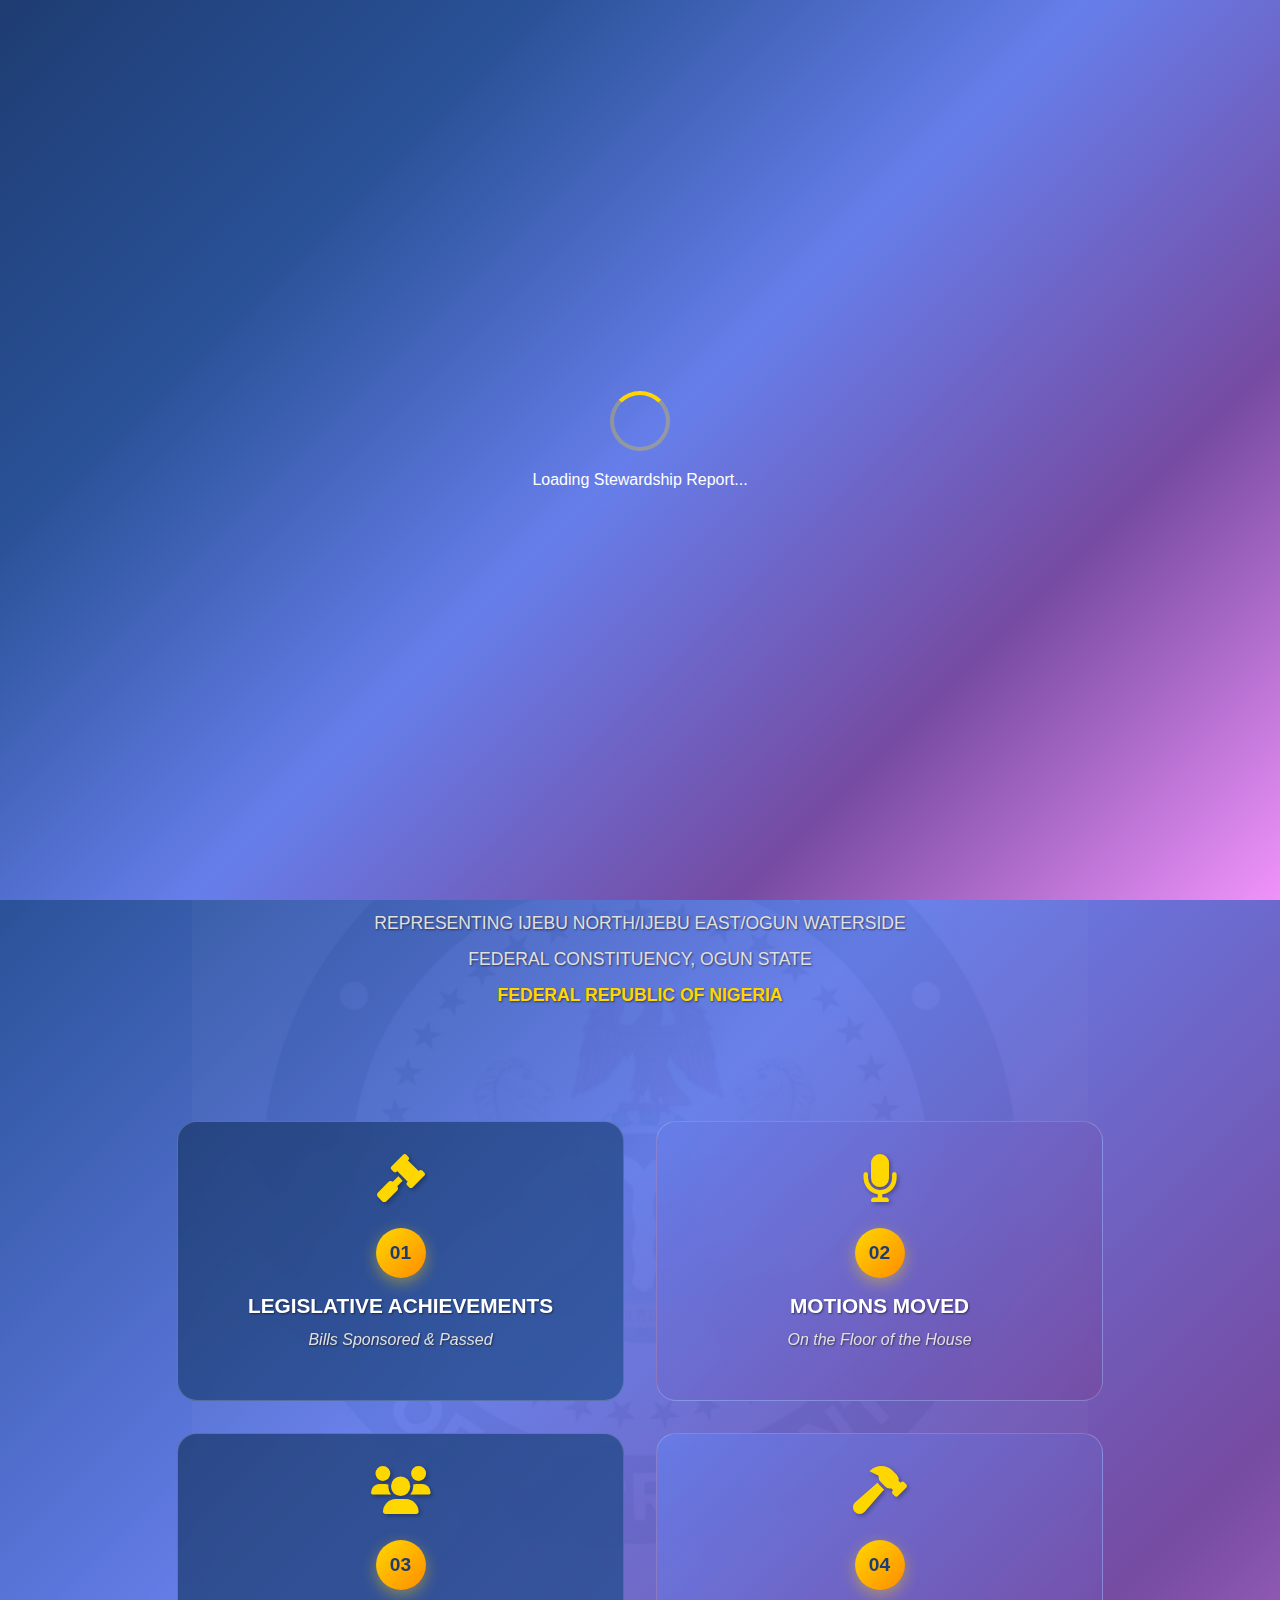
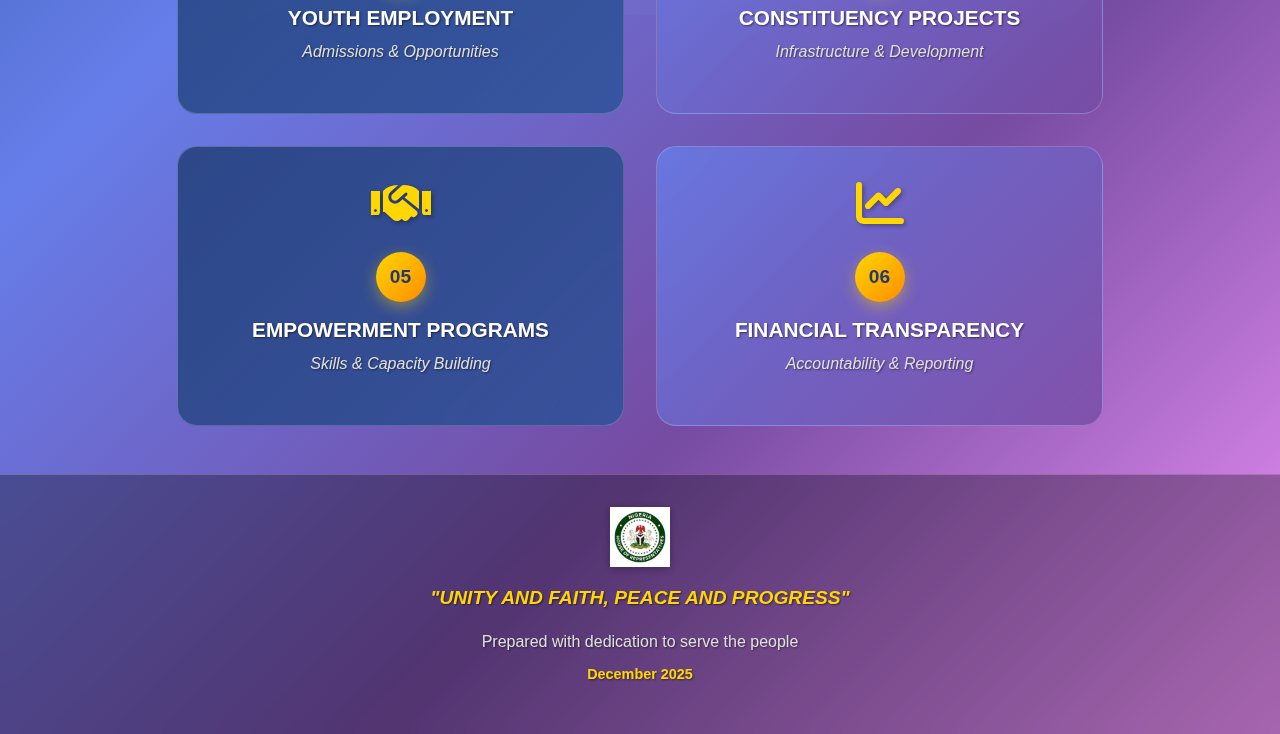
<file: index.html>
<!DOCTYPE html>
<html lang="en">
<head>
    <meta charset="UTF-8">
    <meta name="viewport" content="width=device-width, initial-scale=1.0">
    <title>Hon. Joseph Folorunsho Adegbesan - Two Year Stewardship Report</title>
    <link href="https://cdn.jsdelivr.net/npm/bootstrap@5.3.0/dist/css/bootstrap.min.css" rel="stylesheet">
    <link href="https://cdnjs.cloudflare.com/ajax/libs/font-awesome/6.0.0/css/all.min.css" rel="stylesheet">
    <link rel="stylesheet" href="styles.css">
</head>
<body>
    <!-- Cover Page -->
    <div class="cover-page">
        <!-- Watermark Background -->
        <div class="watermark-bg">
            <img src="logo/nigeria_log.jpg" alt="Nigeria Logo Watermark" class="watermark">
        </div>
        
        <!-- Header Section -->
        <div class="header-section">
            <div class="container">
                <div class="row align-items-center">
                    <div class="col-md-4 text-center">
                        <div class="logo-container">
                            <img src="logo/apc_logo.jpg" alt="APC Logo" class="apc-logo">
                            <p class="logo-caption">All Progressives Congress</p>
                        </div>
                    </div>
                    <div class="col-md-4 text-center">
                        <div class="main-title-container">
                            <h1 class="main-title">STEWARDSHIP REPORT</h1>
                            <div class="title-accent"></div>
                            <p class="period">2023 - 2025</p>
                        </div>
                    </div>
                    <div class="col-md-4 text-center">
                        <div class="logo-container">
                            <img src="logo/ogun_logo.jpg" alt="Ogun State Logo" class="ogun-logo">
                            <p class="logo-caption">Ogun State Nigeria</p>
                        </div>
                    </div>
                </div>
            </div>
        </div>

        <!-- Profile Section -->
        <div class="profile-section">
            <div class="container">
                <div class="row justify-content-center">
                    <div class="col-lg-8 text-center">
                        <div class="profile-container">
                            <div class="profile-image-wrapper">
                                <img src="jfa_image/jfa1.jpg" alt="Hon. Joseph Folorunsho Adegbesan" class="profile-image">
                                <div class="profile-border"></div>
                            </div>
                            <div class="profile-info">
                                <h2 class="hon-name">HON. JOSEPH FOLORUNSHO ADEGBESAN</h2>
                                <p class="qualifications">(MNSE, FNSE)</p>
                                <div class="role-details">
                                    <p class="role">MEMBER, HOUSE OF REPRESENTATIVES</p>
                                    <p class="constituency">REPRESENTING IJEBU NORTH/IJEBU EAST/OGUN WATERSIDE</p>
                                    <p class="constituency">FEDERAL CONSTITUENCY, OGUN STATE</p>
                                    <p class="country">FEDERAL REPUBLIC OF NIGERIA</p>
                                </div>
                            </div>
                        </div>
                    </div>
                </div>
            </div>
        </div>

        <!-- Content Categories Section -->
        <div class="categories-section">
            <div class="container">
                <div class="row">
                    <div class="col-lg-10 mx-auto">
                        <div class="categories-grid">
                            <a href="pages/legislative-achievements.html" class="category-card primary clickable">
                                <div class="category-icon">
                                    <i class="fas fa-gavel"></i>
                                </div>
                                <div class="category-content">
                                    <span class="category-number">01</span>
                                    <h3 class="category-title">LEGISLATIVE ACHIEVEMENTS</h3>
                                    <p class="category-subtitle">Bills Sponsored & Passed</p>
                                </div>
                            </a>

                            <a href="pages/motions-moved.html" class="category-card secondary clickable">
                                <div class="category-icon">
                                    <i class="fas fa-microphone"></i>
                                </div>
                                <div class="category-content">
                                    <span class="category-number">02</span>
                                    <h3 class="category-title">MOTIONS MOVED</h3>
                                    <p class="category-subtitle">On the Floor of the House</p>
                                </div>
                            </a>

                            <a href="pages/youth-employment.html" class="category-card primary clickable">
                                <div class="category-icon">
                                    <i class="fas fa-users"></i>
                                </div>
                                <div class="category-content">
                                    <span class="category-number">03</span>
                                    <h3 class="category-title">YOUTH EMPLOYMENT</h3>
                                    <p class="category-subtitle">Admissions & Opportunities</p>
                                </div>
                            </a>

                            <a href="pages/constituency-projects.html" class="category-card secondary clickable">
                                <div class="category-icon">
                                    <i class="fas fa-hammer"></i>
                                </div>
                                <div class="category-content">
                                    <span class="category-number">04</span>
                                    <h3 class="category-title">CONSTITUENCY PROJECTS</h3>
                                    <p class="category-subtitle">Infrastructure & Development</p>
                                </div>
                            </a>

                            <a href="pages/empowerment-programs.html" class="category-card primary clickable">
                                <div class="category-icon">
                                    <i class="fas fa-handshake"></i>
                                </div>
                                <div class="category-content">
                                    <span class="category-number">05</span>
                                    <h3 class="category-title">EMPOWERMENT PROGRAMS</h3>
                                    <p class="category-subtitle">Skills & Capacity Building</p>
                                </div>
                            </a>

                            <a href="pages/financial-transparency.html" class="category-card secondary clickable">
                                <div class="category-icon">
                                    <i class="fas fa-chart-line"></i>
                                </div>
                                <div class="category-content">
                                    <span class="category-number">06</span>
                                    <h3 class="category-title">FINANCIAL TRANSPARENCY</h3>
                                    <p class="category-subtitle">Accountability & Reporting</p>
                                </div>
                            </a>
                        </div>
                    </div>
                </div>
            </div>
        </div>

        <!-- Footer Section -->
        <div class="footer-section">
            <div class="container">
                <div class="row">
                    <div class="col-12 text-center">
                        <div class="footer-content">
                            <div class="footer-logo">
                                <img src="logo/nigeria_log.jpg" alt="Nigeria Logo" class="footer-nigeria-logo">
                            </div>
                            <p class="footer-motto">"UNITY AND FAITH, PEACE AND PROGRESS"</p>
                            <p class="footer-text">Prepared with dedication to serve the people</p>
                            <p class="footer-date">December 2025</p>
                        </div>
                    </div>
                </div>
            </div>
        </div>
    </div>

    <script src="https://cdn.jsdelivr.net/npm/bootstrap@5.3.0/dist/js/bootstrap.bundle.min.js"></script>
    <script src="script.js"></script>
</body>
</html>
</file>
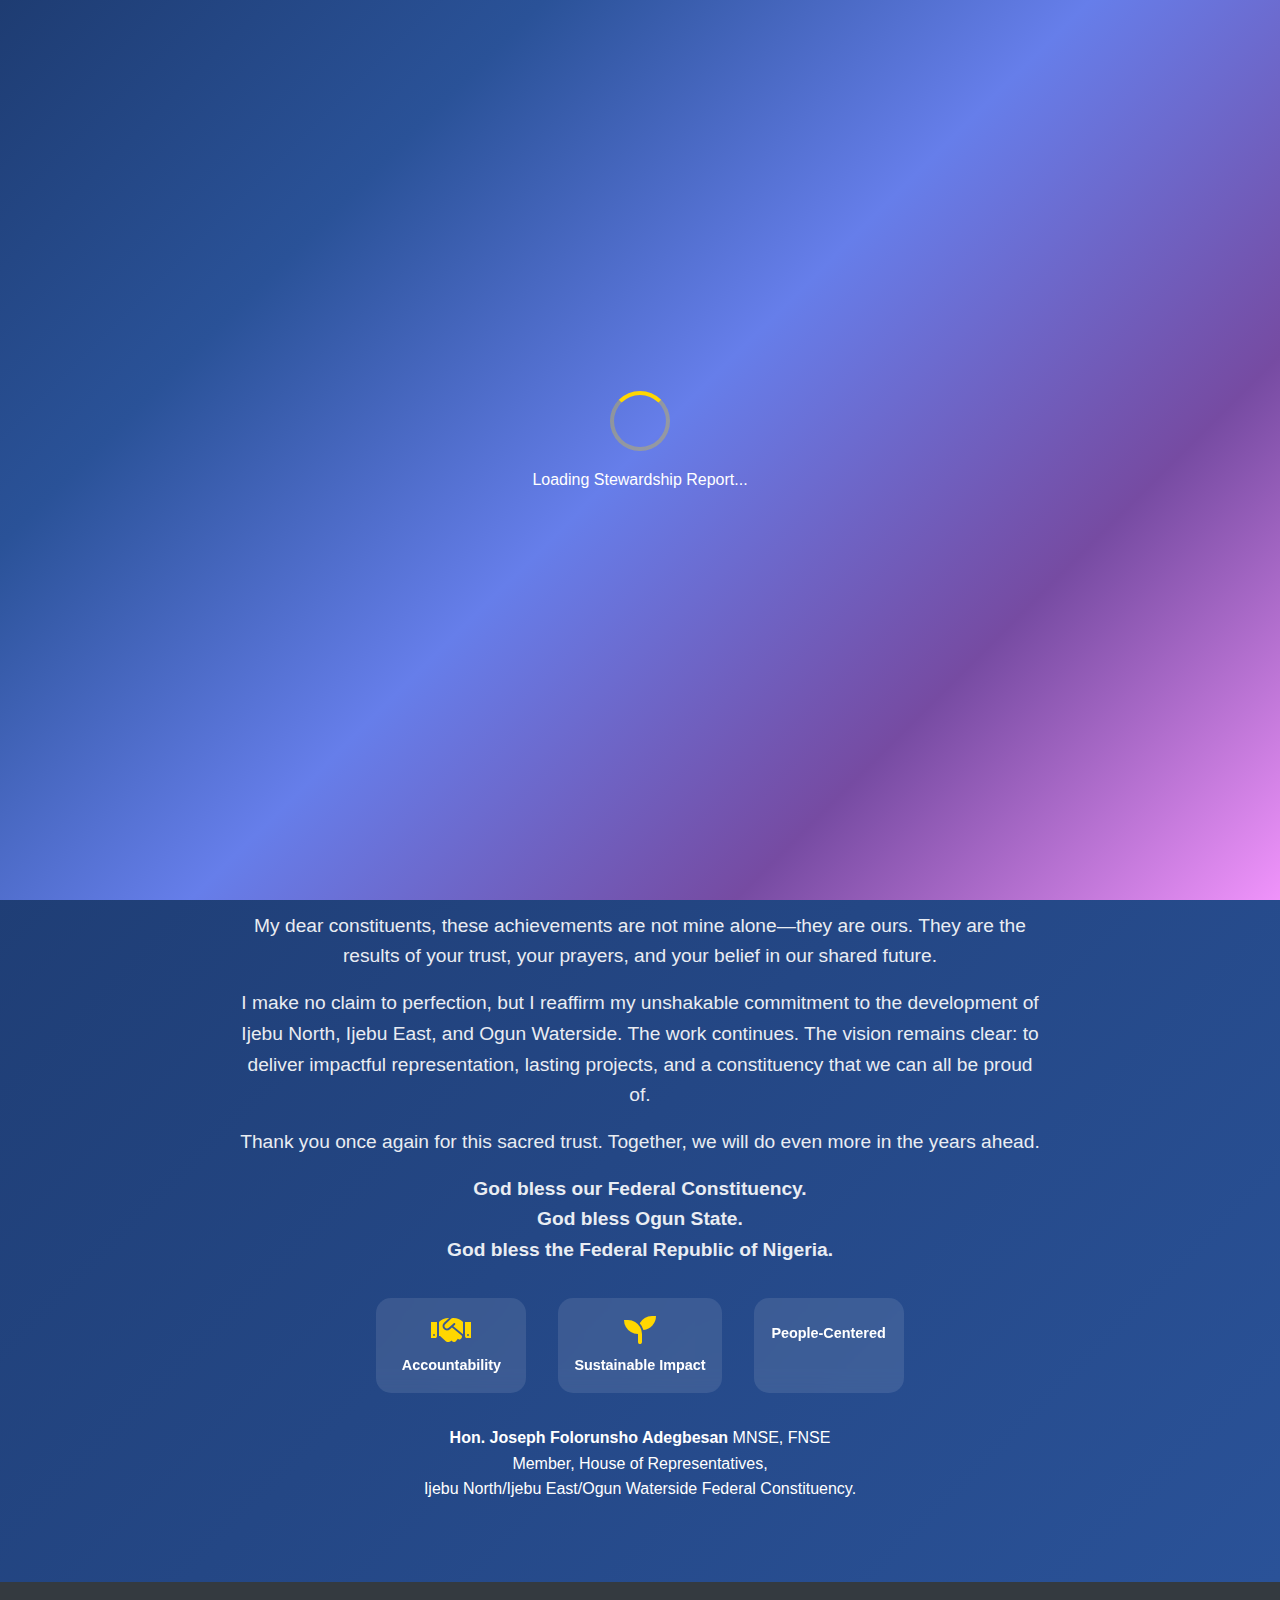
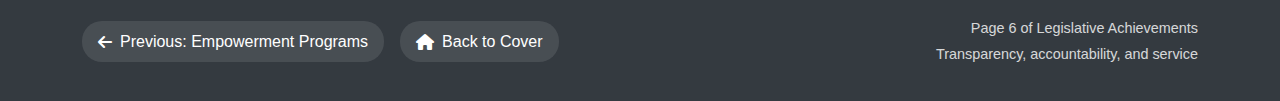
<file: pages/financial-transparency.html>
<!DOCTYPE html>
<html lang="en">
<head>
    <meta charset="UTF-8">
    <meta name="viewport" content="width=device-width, initial-scale=1.0">
    <title>Financial Transparency & Accountability | Hon. Joseph Folorunsho Adegbesan</title>
    <link href="https://cdn.jsdelivr.net/npm/bootstrap@5.3.0/dist/css/bootstrap.min.css" rel="stylesheet">
    <link href="https://cdnjs.cloudflare.com/ajax/libs/font-awesome/6.0.0/css/all.min.css" rel="stylesheet">
    <link rel="stylesheet" href="../styles.css">
    <link rel="stylesheet" href="page-styles.css">
</head>
<body>
    <!-- Navigation Header -->
    <nav class="page-nav">
        <div class="container">
            <div class="nav-content">
                <a href="../index.html" class="nav-back">
                    <i class="fas fa-arrow-left"></i>
                    <span>Back to Cover</span>
                </a>
                <div class="nav-title">
                    <h1>Financial Transparency</h1>
                    <p>Accountability & Reporting</p>
                </div>
                <div class="nav-logo">
                    <img src="../logo/nigeria_log.jpg" alt="Nigeria Logo" class="nav-nigeria-logo">
                </div>
            </div>
        </div>
    </nav>

    <!-- Hero Section -->
    <section class="hero-section">
        <div class="container">
            <div class="row align-items-center">
                <div class="col-lg-6">
                    <div class="hero-content">
                        <div class="hero-badge">
                            <i class="fas fa-scale-balanced"></i>
                            <span>Accountability</span>
                        </div>
                        <h1 class="hero-title">Financial Transparency</h1>
                        <p class="hero-subtitle">Clear reporting, prudent spending, and open accountability to the people we serve</p>
                    </div>
                </div>
                <div class="col-lg-6">
                    <div class="hero-image-container">
                        <div class="hero-image-wrapper">
                            <img src="../jfa_image/jfa1.jpg" alt="Hon. Adegbesan financial accountability" class="hero-image">
                        </div>
                        <div class="image-caption">
                            <p><strong>Hon. Joseph Folorunsho Adegbesan, MNSE, FNSE</strong></p>
                            <p>Committed to transparent, accountable representation</p>
                        </div>
                    </div>
                </div>
            </div>
        </div>
    </section>

    <!-- Conclusion Section (Page 6) -->
    <section class="conclusion-section">
        <div class="container">
            <div class="conclusion-content">
                <div class="conclusion-icon">
                    <i class="fas fa-check-circle"></i>
                </div>
                <h3 class="conclusion-title">CONCLUSION: Still Committed, Still Accountable.</h3>
                <div class="conclusion-text">
                    <p>My dear constituents, these achievements are not mine alone—they are ours. They are the results of your trust, your prayers, and your belief in our shared future.</p>
                    <p>I make no claim to perfection, but I reaffirm my unshakable commitment to the development of Ijebu North, Ijebu East, and Ogun Waterside. The work continues. The vision remains clear: to deliver impactful representation, lasting projects, and a constituency that we can all be proud of.</p>
                    <p>Thank you once again for this sacred trust. Together, we will do even more in the years ahead.</p>
                    <p><strong>God bless our Federal Constituency.</strong><br/>
                    <strong>God bless Ogun State.</strong><br/>
                    <strong>God bless the Federal Republic of Nigeria.</strong></p>
                </div>
                <div class="conclusion-stats">
                    <div class="conclusion-stat">
                        <i class="fas fa-handshake"></i>
                        <span>Accountability</span>
                    </div>
                    <div class="conclusion-stat">
                        <i class="fas fa-seedling"></i>
                        <span>Sustainable Impact</span>
                    </div>
                    <div class="conclusion-stat">
                        <i class="fas fa-people-group"></i>
                        <span>People-Centered</span>
                    </div>
                </div>
                <div style="margin-top: 2rem;">
                    <p><strong>Hon. Joseph Folorunsho Adegbesan</strong> MNSE, FNSE<br/>
                    Member, House of Representatives,<br/>
                    Ijebu North/Ijebu East/Ogun Waterside Federal Constituency.</p>
                </div>
            </div>
        </div>
    </section>

    <!-- Footer -->
    <footer class="page-footer">
        <div class="container">
            <div class="footer-content">
                <div class="footer-navigation">
                    <a href="empowerment-programs.html" class="footer-link">
                        <i class="fas fa-arrow-left"></i>
                        <span>Previous: Empowerment Programs</span>
                    </a>
                    <a href="../index.html" class="footer-link">
                        <i class="fas fa-home"></i>
                        <span>Back to Cover</span>
                    </a>
                </div>
                <div class="footer-info">
                    <p>Page 6 of Legislative Achievements</p>
                    <p>Transparency, accountability, and service</p>
                </div>
            </div>
        </div>
    </footer>

    <script src="https://cdn.jsdelivr.net/npm/bootstrap@5.3.0/dist/js/bootstrap.bundle.min.js"></script>
    <script src="../script.js"></script>
    <script src="page-script.js"></script>
</body>
</html>
</file>
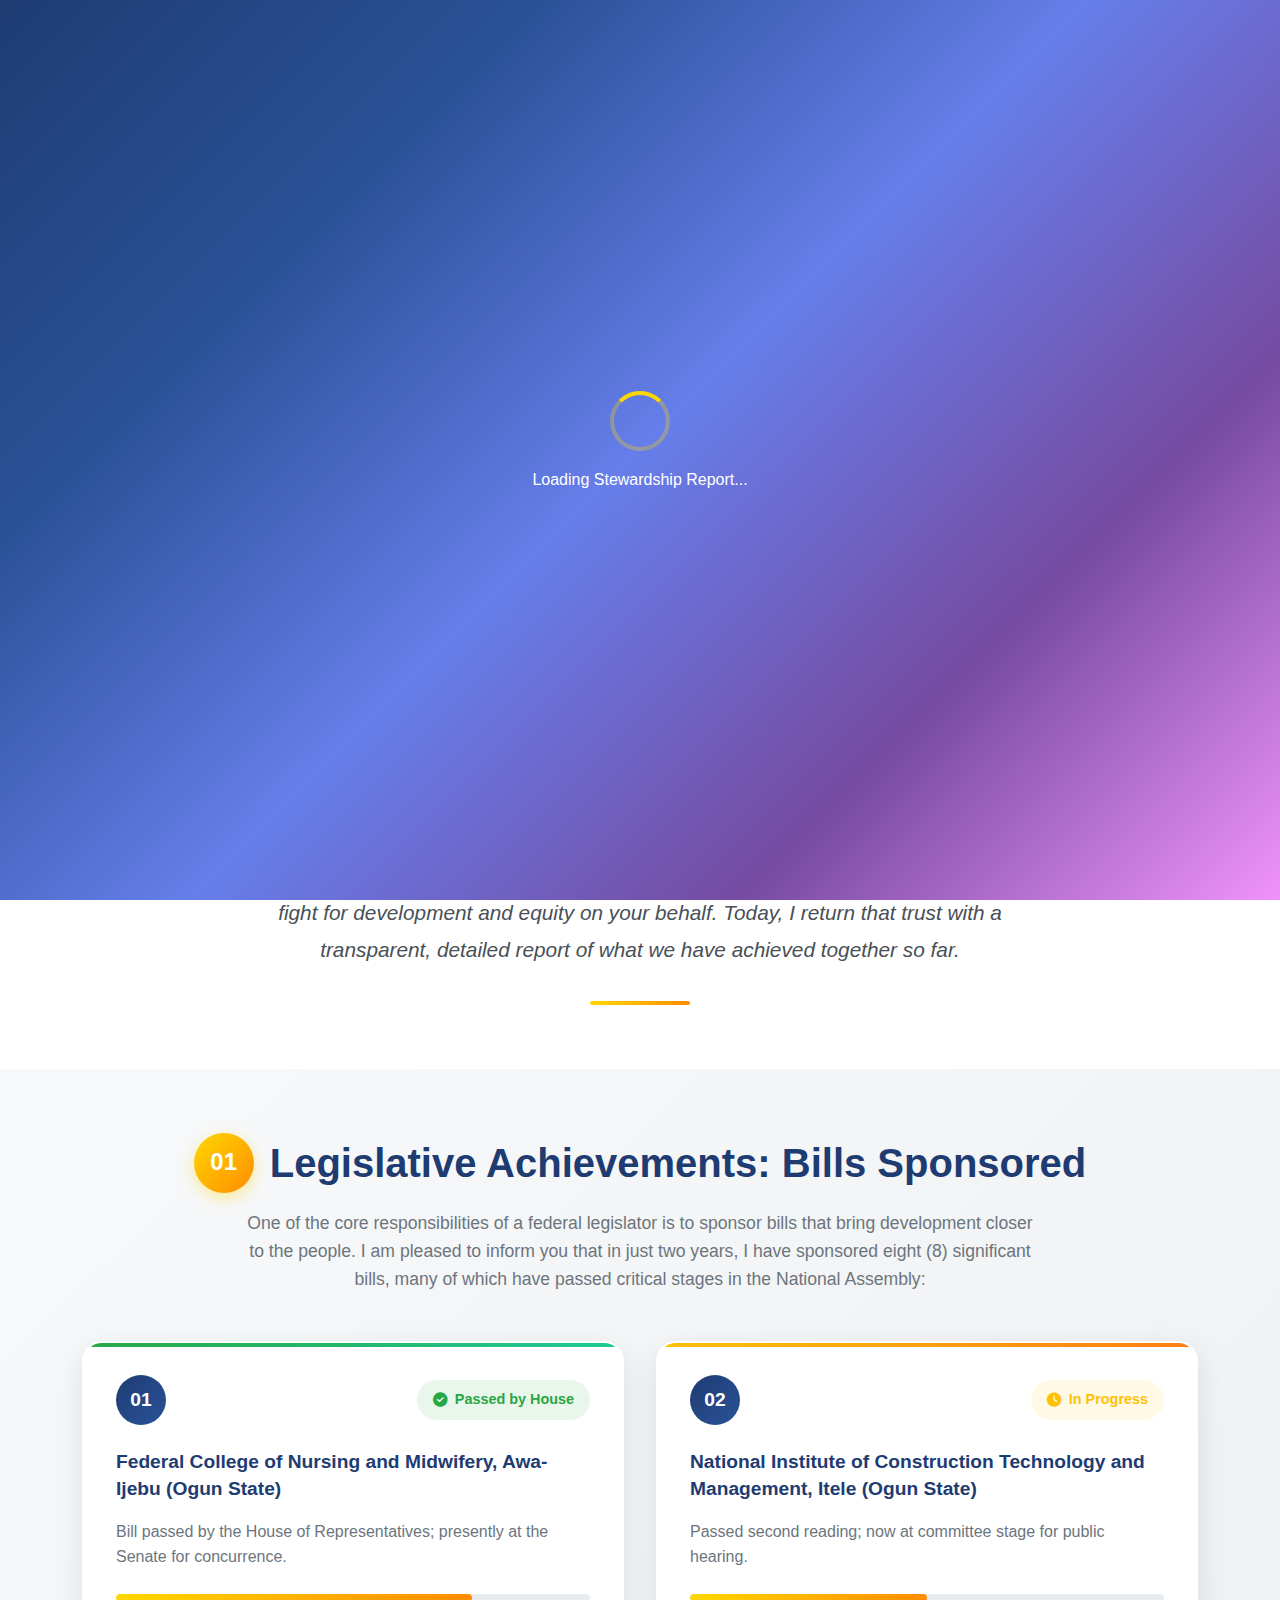
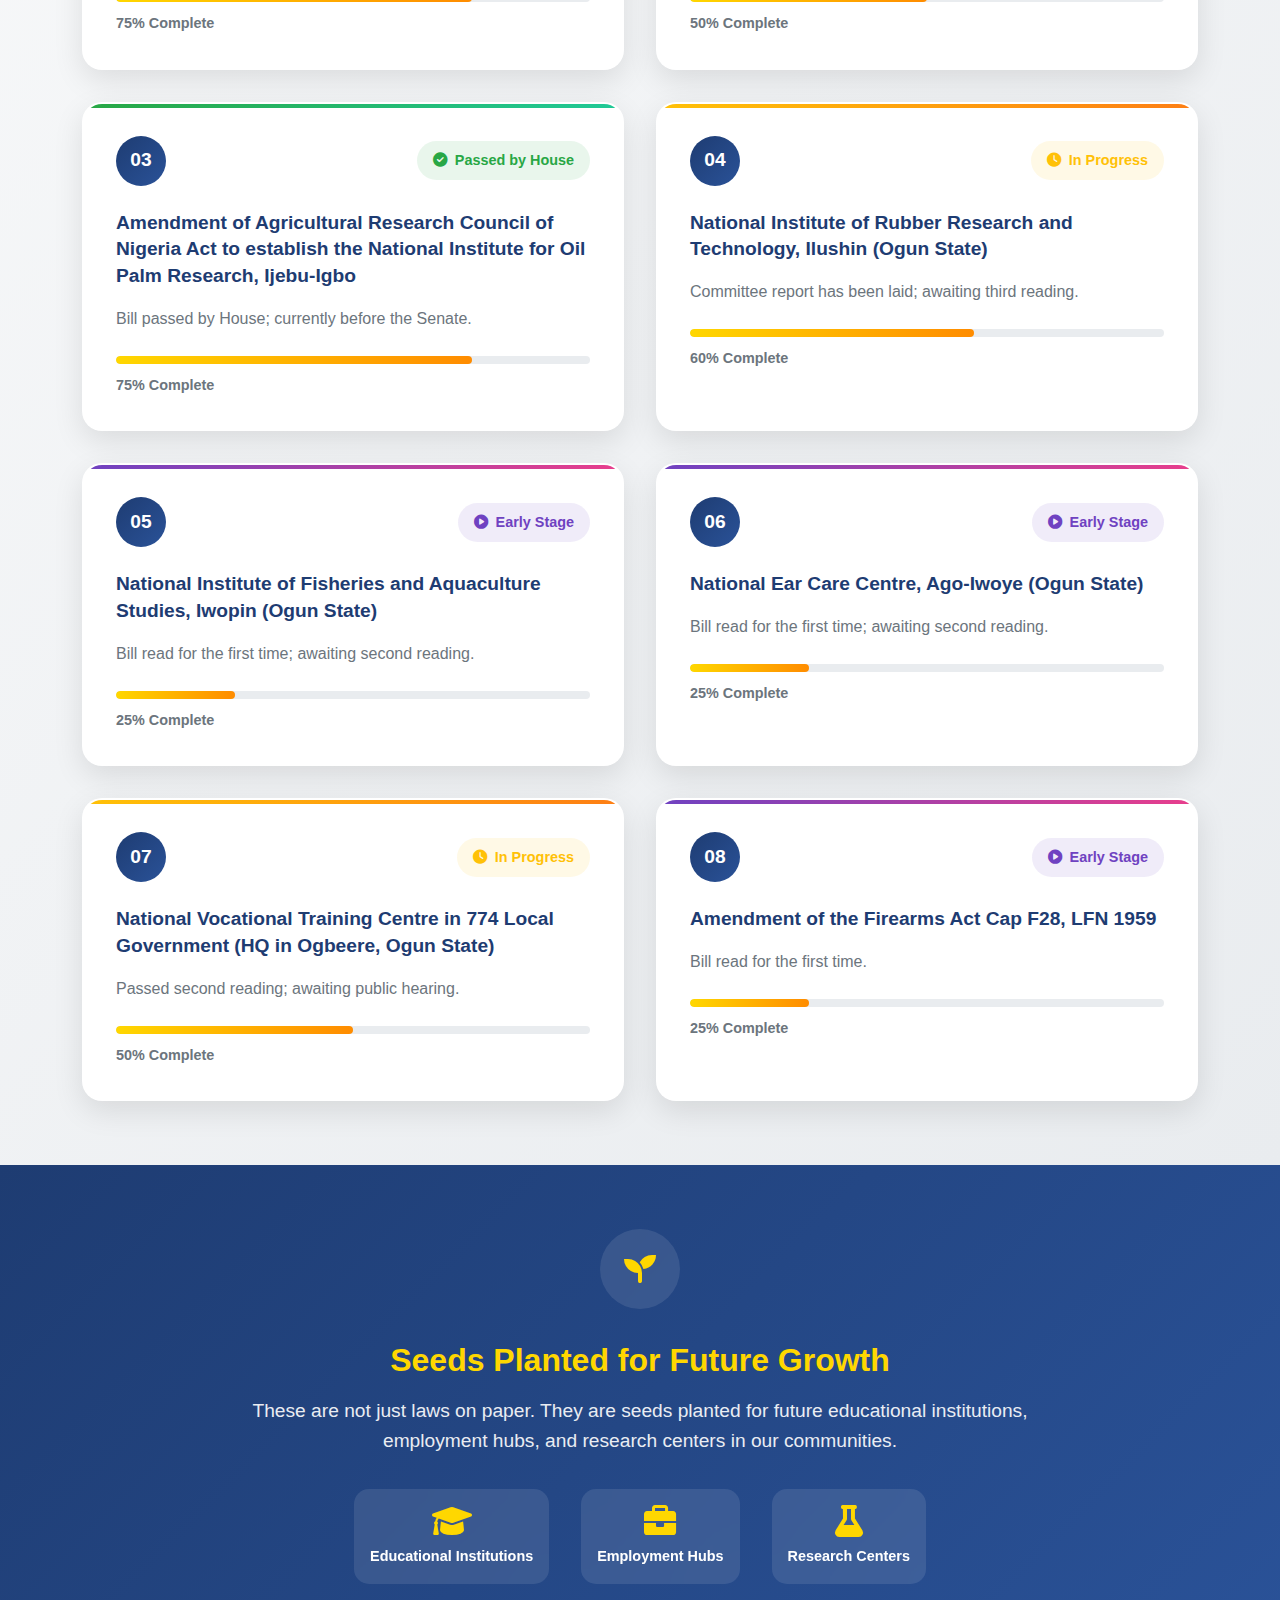
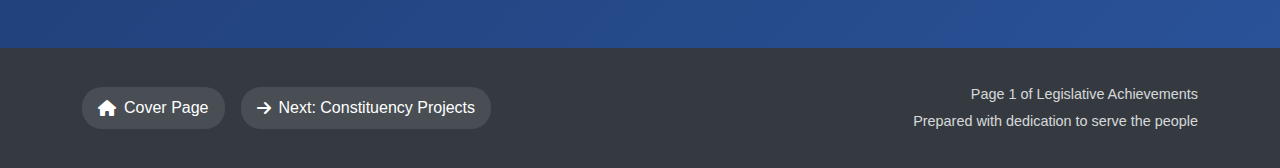
<file: pages/legislative-achievements.html>
<!DOCTYPE html>
<html lang="en">
<head>
    <meta charset="UTF-8">
    <meta name="viewport" content="width=device-width, initial-scale=1.0">
    <title>Legislative Achievements - Bills Sponsored | Hon. Joseph Folorunsho Adegbesan</title>
    <link href="https://cdn.jsdelivr.net/npm/bootstrap@5.3.0/dist/css/bootstrap.min.css" rel="stylesheet">
    <link href="https://cdnjs.cloudflare.com/ajax/libs/font-awesome/6.0.0/css/all.min.css" rel="stylesheet">
    <link rel="stylesheet" href="../styles.css">
    <link rel="stylesheet" href="page-styles.css">
</head>
<body>
    <!-- Navigation Header -->
    <nav class="page-nav">
        <div class="container">
            <div class="nav-content">
                <a href="../index.html" class="nav-back">
                    <i class="fas fa-arrow-left"></i>
                    <span>Back to Cover</span>
                </a>
                <div class="nav-title">
                    <h1>Legislative Achievements</h1>
                    <p>Bills Sponsored & Progress</p>
                </div>
                <div class="nav-logo">
                    <img src="../logo/nigeria_log.jpg" alt="Nigeria Logo" class="nav-nigeria-logo">
                </div>
            </div>
        </div>
    </nav>

    <!-- Hero Section -->
    <section class="hero-section">
        <div class="container">
            <div class="row align-items-center">
                <div class="col-lg-6">
                    <div class="hero-content">
                        <div class="hero-badge">
                            <i class="fas fa-gavel"></i>
                            <span>Legislative Excellence</span>
                        </div>
                        <h1 class="hero-title">Bills Sponsored</h1>
                        <p class="hero-subtitle">Eight significant bills that bring development closer to our people</p>
                        <div class="hero-stats">
                            <div class="stat-item">
                                <span class="stat-number">8</span>
                                <span class="stat-label">Bills Sponsored</span>
                            </div>
                            <div class="stat-item">
                                <span class="stat-number">3</span>
                                <span class="stat-label">Passed by House</span>
                            </div>
                            <div class="stat-item">
                                <span class="stat-number">5</span>
                                <span class="stat-label">In Progress</span>
                            </div>
                        </div>
                    </div>
                </div>
                <div class="col-lg-6">
                    <div class="hero-image-container">
                        <div class="hero-image-wrapper">
                            <img src="../jfa_image/jfa1.jpg" alt="Hon. Joseph Folorunsho Adegbesan delivering speech at National Assembly" class="hero-image">
                        </div>
                        <div class="image-caption">
                            <p><strong>Hon. Joseph Folorunsho Adegbesan, MNSE, FNSE</strong></p>
                            <p>Delivering speech at the National Assembly</p>
                        </div>
                    </div>
                </div>
            </div>
        </div>
    </section>

    <!-- Introduction Section -->
    <section class="intro-section">
        <div class="container">
            <div class="intro-content">
                <div class="intro-icon">
                    <i class="fas fa-handshake"></i>
                </div>
                <p class="intro-text">
                    Two years ago, you entrusted me with my mandate to serve, to speak for you, and to fight for development and equity on your behalf. Today, I return that trust with a transparent, detailed report of what we have achieved together so far.
                </p>
                <div class="intro-accent"></div>
            </div>
        </div>
    </section>

    <!-- Bills Section -->
    <section class="bills-section">
        <div class="container">
            <div class="section-header">
                <h2 class="section-title">
                    <span class="title-number">01</span>
                    Legislative Achievements: Bills Sponsored
                </h2>
                <p class="section-subtitle">
                    One of the core responsibilities of a federal legislator is to sponsor bills that bring development closer to the people. I am pleased to inform you that in just two years, I have sponsored eight (8) significant bills, many of which have passed critical stages in the National Assembly:
                </p>
            </div>

            <div class="bills-grid">
                <!-- Bill 1 -->
                <div class="bill-card passed">
                    <div class="bill-header">
                        <div class="bill-number">01</div>
                        <div class="bill-status passed">
                            <i class="fas fa-check-circle"></i>
                            <span>Passed by House</span>
                        </div>
                    </div>
                    <h3 class="bill-title">Federal College of Nursing and Midwifery, Awa-Ijebu (Ogun State)</h3>
                    <p class="bill-description">
                        Bill passed by the House of Representatives; presently at the Senate for concurrence.
                    </p>
                    <div class="bill-progress">
                        <div class="progress-bar">
                            <div class="progress-fill" style="width: 75%"></div>
                        </div>
                        <span class="progress-text">75% Complete</span>
                    </div>
                </div>

                <!-- Bill 2 -->
                <div class="bill-card in-progress">
                    <div class="bill-header">
                        <div class="bill-number">02</div>
                        <div class="bill-status in-progress">
                            <i class="fas fa-clock"></i>
                            <span>In Progress</span>
                        </div>
                    </div>
                    <h3 class="bill-title">National Institute of Construction Technology and Management, Itele (Ogun State)</h3>
                    <p class="bill-description">
                        Passed second reading; now at committee stage for public hearing.
                    </p>
                    <div class="bill-progress">
                        <div class="progress-bar">
                            <div class="progress-fill" style="width: 50%"></div>
                        </div>
                        <span class="progress-text">50% Complete</span>
                    </div>
                </div>

                <!-- Bill 3 -->
                <div class="bill-card passed">
                    <div class="bill-header">
                        <div class="bill-number">03</div>
                        <div class="bill-status passed">
                            <i class="fas fa-check-circle"></i>
                            <span>Passed by House</span>
                        </div>
                    </div>
                    <h3 class="bill-title">Amendment of Agricultural Research Council of Nigeria Act to establish the National Institute for Oil Palm Research, Ijebu-Igbo</h3>
                    <p class="bill-description">
                        Bill passed by House; currently before the Senate.
                    </p>
                    <div class="bill-progress">
                        <div class="progress-bar">
                            <div class="progress-fill" style="width: 75%"></div>
                        </div>
                        <span class="progress-text">75% Complete</span>
                    </div>
                </div>

                <!-- Bill 4 -->
                <div class="bill-card in-progress">
                    <div class="bill-header">
                        <div class="bill-number">04</div>
                        <div class="bill-status in-progress">
                            <i class="fas fa-clock"></i>
                            <span>In Progress</span>
                        </div>
                    </div>
                    <h3 class="bill-title">National Institute of Rubber Research and Technology, Ilushin (Ogun State)</h3>
                    <p class="bill-description">
                        Committee report has been laid; awaiting third reading.
                    </p>
                    <div class="bill-progress">
                        <div class="progress-bar">
                            <div class="progress-fill" style="width: 60%"></div>
                        </div>
                        <span class="progress-text">60% Complete</span>
                    </div>
                </div>

                <!-- Bill 5 -->
                <div class="bill-card early-stage">
                    <div class="bill-header">
                        <div class="bill-number">05</div>
                        <div class="bill-status early-stage">
                            <i class="fas fa-play-circle"></i>
                            <span>Early Stage</span>
                        </div>
                    </div>
                    <h3 class="bill-title">National Institute of Fisheries and Aquaculture Studies, Iwopin (Ogun State)</h3>
                    <p class="bill-description">
                        Bill read for the first time; awaiting second reading.
                    </p>
                    <div class="bill-progress">
                        <div class="progress-bar">
                            <div class="progress-fill" style="width: 25%"></div>
                        </div>
                        <span class="progress-text">25% Complete</span>
                    </div>
                </div>

                <!-- Bill 6 -->
                <div class="bill-card early-stage">
                    <div class="bill-header">
                        <div class="bill-number">06</div>
                        <div class="bill-status early-stage">
                            <i class="fas fa-play-circle"></i>
                            <span>Early Stage</span>
                        </div>
                    </div>
                    <h3 class="bill-title">National Ear Care Centre, Ago-Iwoye (Ogun State)</h3>
                    <p class="bill-description">
                        Bill read for the first time; awaiting second reading.
                    </p>
                    <div class="bill-progress">
                        <div class="progress-bar">
                            <div class="progress-fill" style="width: 25%"></div>
                        </div>
                        <span class="progress-text">25% Complete</span>
                    </div>
                </div>

                <!-- Bill 7 -->
                <div class="bill-card in-progress">
                    <div class="bill-header">
                        <div class="bill-number">07</div>
                        <div class="bill-status in-progress">
                            <i class="fas fa-clock"></i>
                            <span>In Progress</span>
                        </div>
                    </div>
                    <h3 class="bill-title">National Vocational Training Centre in 774 Local Government (HQ in Ogbeere, Ogun State)</h3>
                    <p class="bill-description">
                        Passed second reading; awaiting public hearing.
                    </p>
                    <div class="bill-progress">
                        <div class="progress-bar">
                            <div class="progress-fill" style="width: 50%"></div>
                        </div>
                        <span class="progress-text">50% Complete</span>
                    </div>
                </div>

                <!-- Bill 8 -->
                <div class="bill-card early-stage">
                    <div class="bill-header">
                        <div class="bill-number">08</div>
                        <div class="bill-status early-stage">
                            <i class="fas fa-play-circle"></i>
                            <span>Early Stage</span>
                        </div>
                    </div>
                    <h3 class="bill-title">Amendment of the Firearms Act Cap F28, LFN 1959</h3>
                    <p class="bill-description">
                        Bill read for the first time.
                    </p>
                    <div class="bill-progress">
                        <div class="progress-bar">
                            <div class="progress-fill" style="width: 25%"></div>
                        </div>
                        <span class="progress-text">25% Complete</span>
                    </div>
                </div>
            </div>
        </div>
    </section>

    <!-- Conclusion Section -->
    <section class="conclusion-section">
        <div class="container">
            <div class="conclusion-content">
                <div class="conclusion-icon">
                    <i class="fas fa-seedling"></i>
                </div>
                <h3 class="conclusion-title">Seeds Planted for Future Growth</h3>
                <p class="conclusion-text">
                    These are not just laws on paper. They are seeds planted for future educational institutions, employment hubs, and research centers in our communities.
                </p>
                <div class="conclusion-stats">
                    <div class="conclusion-stat">
                        <i class="fas fa-graduation-cap"></i>
                        <span>Educational Institutions</span>
                    </div>
                    <div class="conclusion-stat">
                        <i class="fas fa-briefcase"></i>
                        <span>Employment Hubs</span>
                    </div>
                    <div class="conclusion-stat">
                        <i class="fas fa-flask"></i>
                        <span>Research Centers</span>
                    </div>
                </div>
            </div>
        </div>
    </section>

    <!-- Footer -->
    <footer class="page-footer">
        <div class="container">
            <div class="footer-content">
                <div class="footer-navigation">
                    <a href="../index.html" class="footer-link">
                        <i class="fas fa-home"></i>
                        <span>Cover Page</span>
                    </a>
                    <a href="constituency-projects.html" class="footer-link">
                        <i class="fas fa-arrow-right"></i>
                        <span>Next: Constituency Projects</span>
                    </a>
                </div>
                <div class="footer-info">
                    <p>Page 1 of Legislative Achievements</p>
                    <p>Prepared with dedication to serve the people</p>
                </div>
            </div>
        </div>
    </footer>

    <script src="https://cdn.jsdelivr.net/npm/bootstrap@5.3.0/dist/js/bootstrap.bundle.min.js"></script>
    <script src="../script.js"></script>
    <script src="page-script.js"></script>
</body>
</html>
</file>
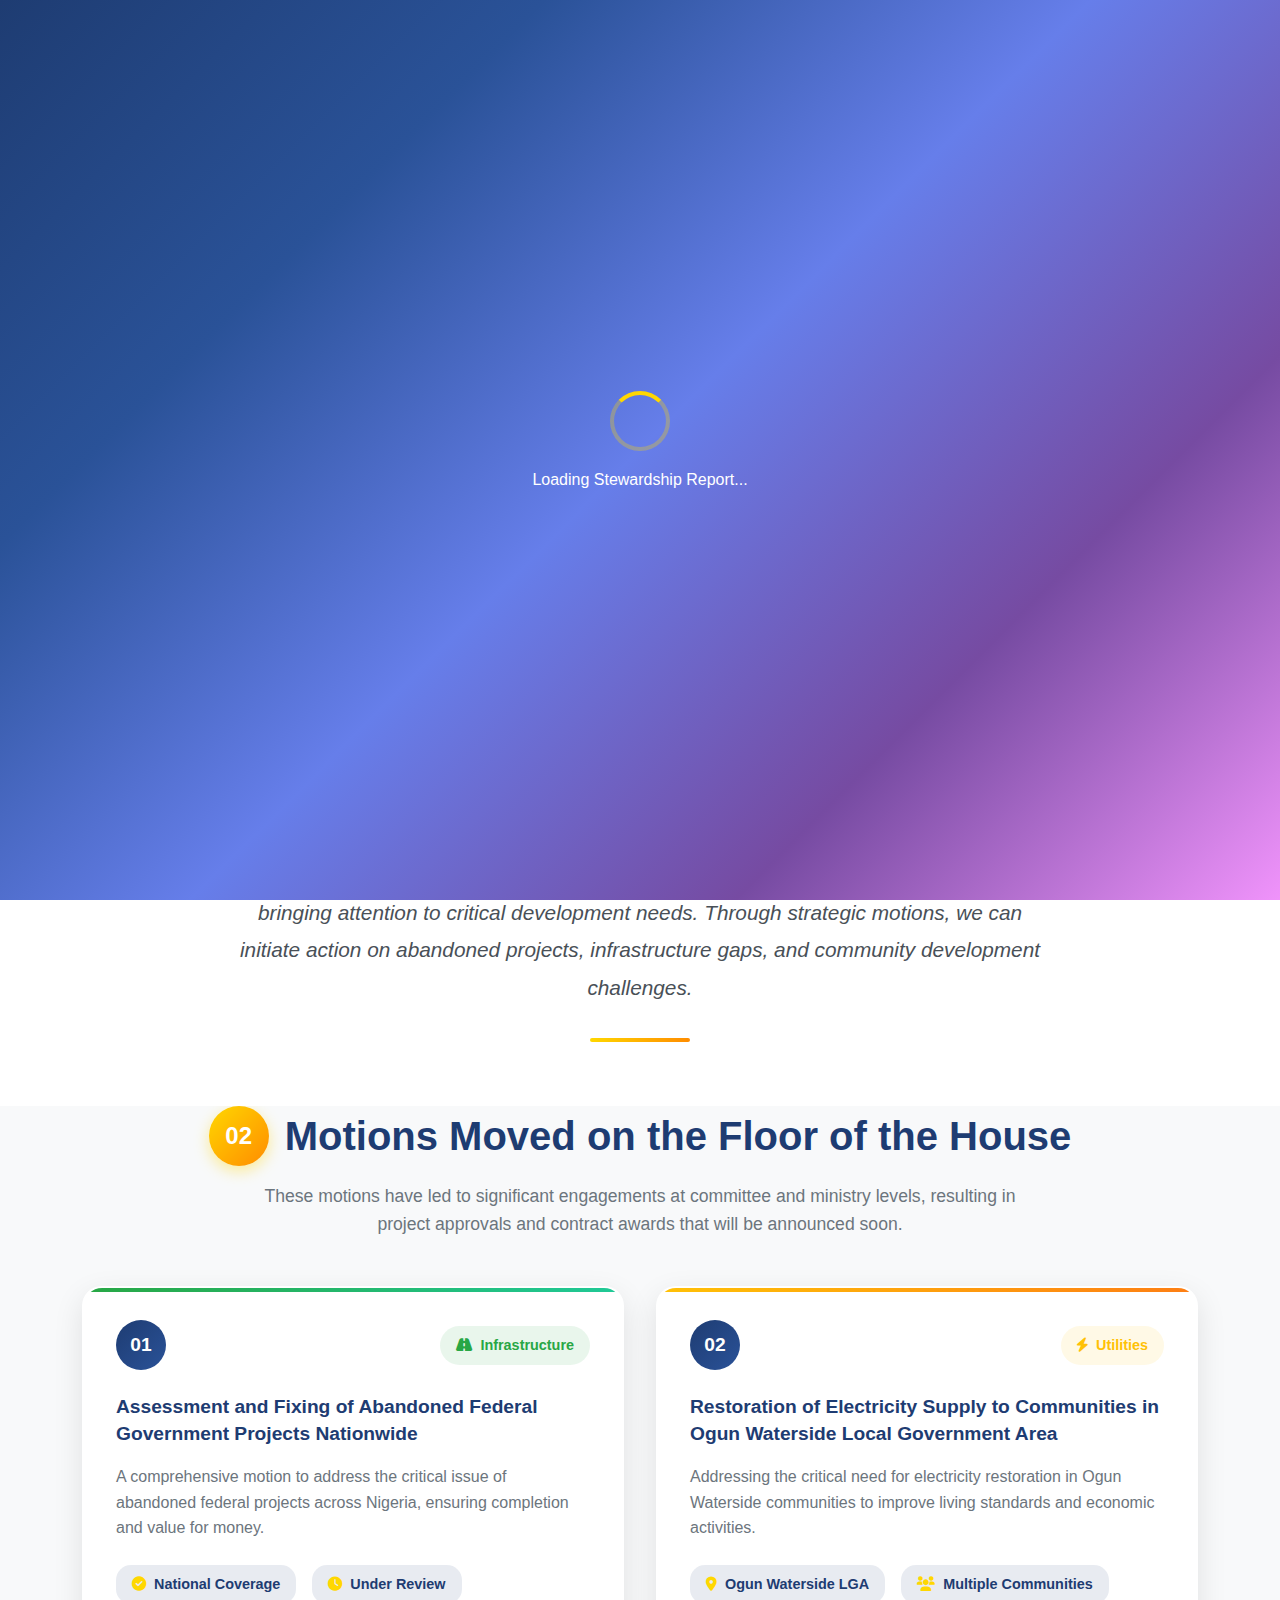
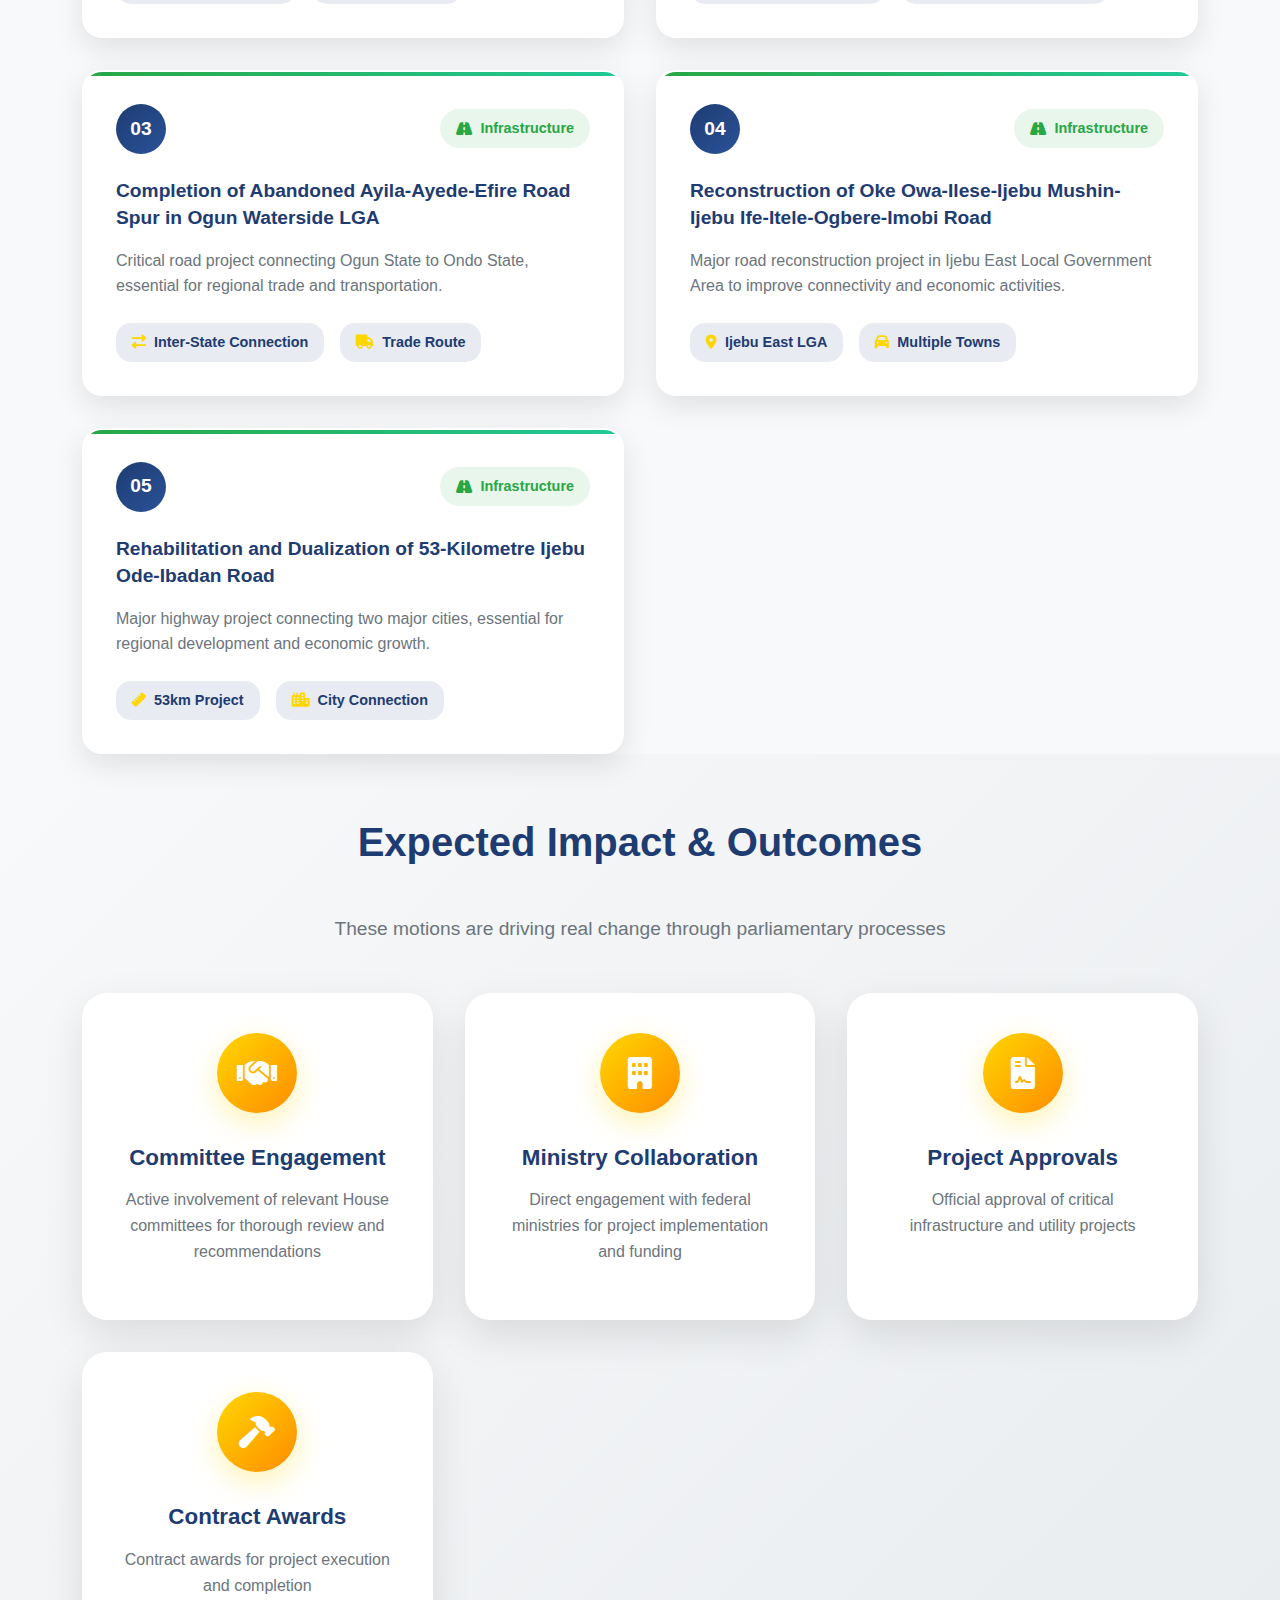
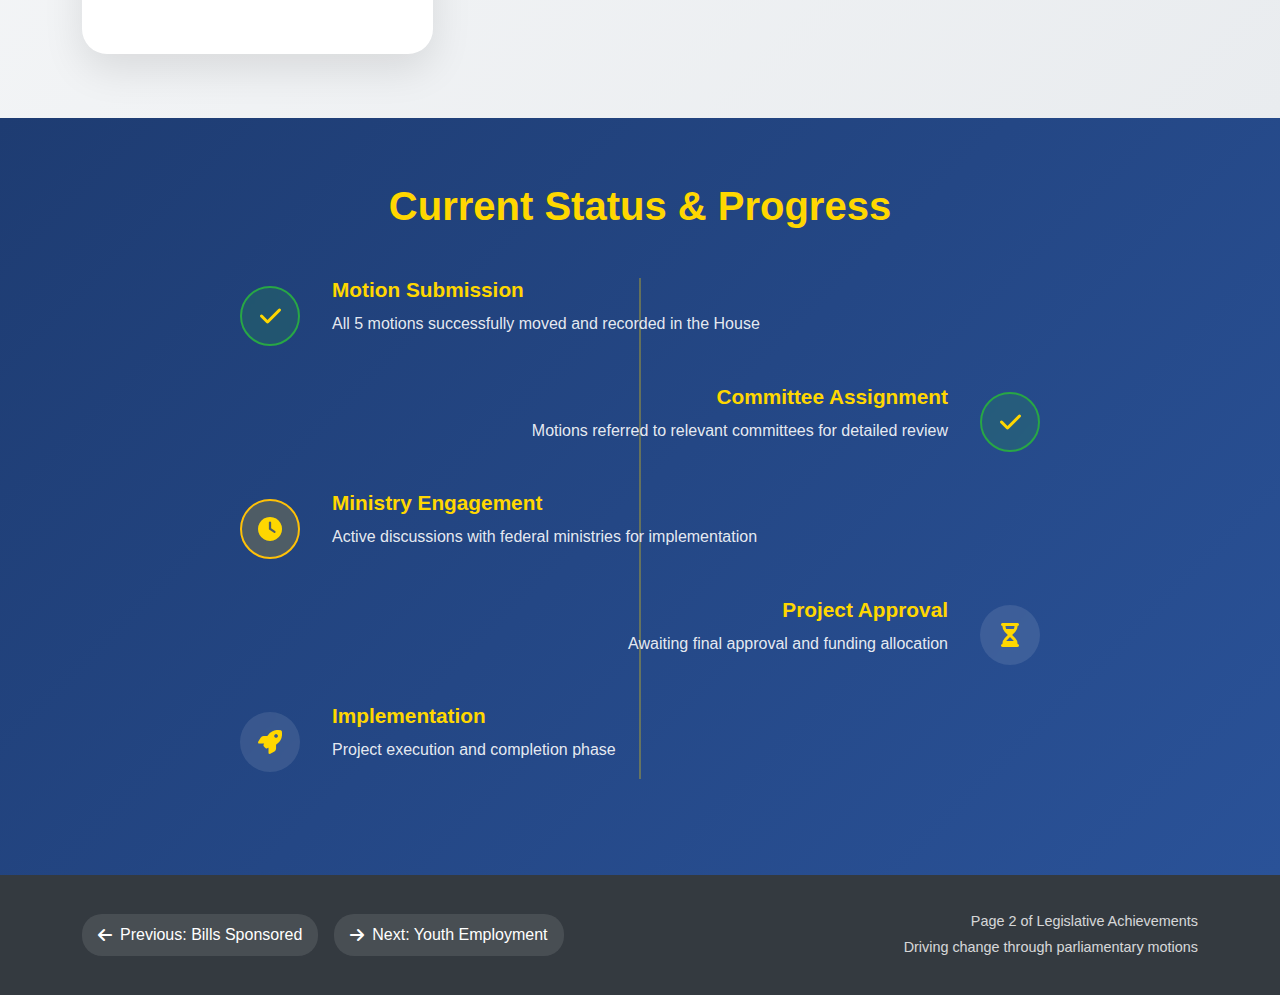
<file: pages/motions-moved.html>
<!DOCTYPE html>
<html lang="en">
<head>
    <meta charset="UTF-8">
    <meta name="viewport" content="width=device-width, initial-scale=1.0">
    <title>Motions Moved - Legislative Achievements | Hon. Joseph Folorunsho Adegbesan</title>
    <link href="https://cdn.jsdelivr.net/npm/bootstrap@5.3.0/dist/css/bootstrap.min.css" rel="stylesheet">
    <link href="https://cdnjs.cloudflare.com/ajax/libs/font-awesome/6.0.0/css/all.min.css" rel="stylesheet">
    <link rel="stylesheet" href="../styles.css">
    <link rel="stylesheet" href="page-styles.css">
</head>
<body>
    <!-- Navigation Header -->
    <nav class="page-nav">
        <div class="container">
            <div class="nav-content">
                <a href="../index.html" class="nav-back">
                    <i class="fas fa-arrow-left"></i>
                    <span>Back to Cover</span>
                </a>
                <div class="nav-title">
                    <h1>Motions Moved</h1>
                    <p>On the Floor of the House</p>
                </div>
                <div class="nav-logo">
                    <img src="../logo/nigeria_log.jpg" alt="Nigeria Logo" class="nav-nigeria-logo">
                </div>
            </div>
        </div>
    </nav>

    <!-- Hero Section -->
    <section class="hero-section">
        <div class="container">
            <div class="row align-items-center">
                <div class="col-lg-6">
                    <div class="hero-content">
                        <div class="hero-badge">
                            <i class="fas fa-microphone"></i>
                            <span>Legislative Voice</span>
                        </div>
                        <h1 class="hero-title">Motions Moved</h1>
                        <p class="hero-subtitle">Addressing urgent national issues through parliamentary motions</p>
                        <div class="hero-stats">
                            <div class="stat-item">
                                <span class="stat-number">5</span>
                                <span class="stat-label">Motions Moved</span>
                            </div>
                            <div class="stat-item">
                                <span class="stat-number">3</span>
                                <span class="stat-label">Infrastructure</span>
                            </div>
                            <div class="stat-item">
                                <span class="stat-number">2</span>
                                <span class="stat-label">Utilities</span>
                            </div>
                        </div>
                    </div>
                </div>
                <div class="col-lg-6">
                    <div class="hero-image-container">
                        <div class="hero-image-wrapper">
                            <img src="../jfa_image/jfa1.jpg" alt="Hon. Joseph Folorunsho Adegbesan speaking at National Assembly" class="hero-image">
                        </div>
                        <div class="image-caption">
                            <p><strong>Hon. Joseph Folorunsho Adegbesan, MNSE, FNSE</strong></p>
                            <p>Addressing the House on critical national issues</p>
                        </div>
                    </div>
                </div>
            </div>
        </div>
    </section>

    <!-- Introduction Section -->
    <section class="intro-section">
        <div class="container">
            <div class="intro-content">
                <div class="intro-icon">
                    <i class="fas fa-bullhorn"></i>
                </div>
                <p class="intro-text">
                    Parliamentary motions are powerful tools for addressing urgent national issues and bringing attention to critical development needs. Through strategic motions, we can initiate action on abandoned projects, infrastructure gaps, and community development challenges.
                </p>
                <div class="intro-accent"></div>
            </div>
        </div>
    </section>

    <!-- Motions Section -->
    <section class="motions-section">
        <div class="container">
            <div class="section-header">
                <h2 class="section-title">
                    <span class="title-number">02</span>
                    Motions Moved on the Floor of the House
                </h2>
                <p class="section-subtitle">
                    These motions have led to significant engagements at committee and ministry levels, resulting in project approvals and contract awards that will be announced soon.
                </p>
            </div>

            <div class="motions-grid">
                <!-- Motion 1 -->
                <div class="motion-card infrastructure">
                    <div class="motion-header">
                        <div class="motion-number">01</div>
                        <div class="motion-category infrastructure">
                            <i class="fas fa-road"></i>
                            <span>Infrastructure</span>
                        </div>
                    </div>
                    <h3 class="motion-title">Assessment and Fixing of Abandoned Federal Government Projects Nationwide</h3>
                    <p class="motion-description">
                        A comprehensive motion to address the critical issue of abandoned federal projects across Nigeria, ensuring completion and value for money.
                    </p>
                    <div class="motion-impact">
                        <div class="impact-item">
                            <i class="fas fa-check-circle"></i>
                            <span>National Coverage</span>
                        </div>
                        <div class="impact-item">
                            <i class="fas fa-clock"></i>
                            <span>Under Review</span>
                        </div>
                    </div>
                </div>

                <!-- Motion 2 -->
                <div class="motion-card utilities">
                    <div class="motion-header">
                        <div class="motion-number">02</div>
                        <div class="motion-category utilities">
                            <i class="fas fa-bolt"></i>
                            <span>Utilities</span>
                        </div>
                    </div>
                    <h3 class="motion-title">Restoration of Electricity Supply to Communities in Ogun Waterside Local Government Area</h3>
                    <p class="motion-description">
                        Addressing the critical need for electricity restoration in Ogun Waterside communities to improve living standards and economic activities.
                    </p>
                    <div class="motion-impact">
                        <div class="impact-item">
                            <i class="fas fa-map-marker-alt"></i>
                            <span>Ogun Waterside LGA</span>
                        </div>
                        <div class="impact-item">
                            <i class="fas fa-users"></i>
                            <span>Multiple Communities</span>
                        </div>
                    </div>
                </div>

                <!-- Motion 3 -->
                <div class="motion-card infrastructure">
                    <div class="motion-header">
                        <div class="motion-number">03</div>
                        <div class="motion-category infrastructure">
                            <i class="fas fa-road"></i>
                            <span>Infrastructure</span>
                        </div>
                    </div>
                    <h3 class="motion-title">Completion of Abandoned Ayila-Ayede-Efire Road Spur in Ogun Waterside LGA</h3>
                    <p class="motion-description">
                        Critical road project connecting Ogun State to Ondo State, essential for regional trade and transportation.
                    </p>
                    <div class="motion-impact">
                        <div class="impact-item">
                            <i class="fas fa-exchange-alt"></i>
                            <span>Inter-State Connection</span>
                        </div>
                        <div class="impact-item">
                            <i class="fas fa-truck"></i>
                            <span>Trade Route</span>
                        </div>
                    </div>
                </div>

                <!-- Motion 4 -->
                <div class="motion-card infrastructure">
                    <div class="motion-header">
                        <div class="motion-number">04</div>
                        <div class="motion-category infrastructure">
                            <i class="fas fa-road"></i>
                            <span>Infrastructure</span>
                        </div>
                    </div>
                    <h3 class="motion-title">Reconstruction of Oke Owa-Ilese-Ijebu Mushin-Ijebu Ife-Itele-Ogbere-Imobi Road</h3>
                    <p class="motion-description">
                        Major road reconstruction project in Ijebu East Local Government Area to improve connectivity and economic activities.
                    </p>
                    <div class="motion-impact">
                        <div class="impact-item">
                            <i class="fas fa-map-marker-alt"></i>
                            <span>Ijebu East LGA</span>
                        </div>
                        <div class="impact-item">
                            <i class="fas fa-car"></i>
                            <span>Multiple Towns</span>
                        </div>
                    </div>
                </div>

                <!-- Motion 5 -->
                <div class="motion-card infrastructure">
                    <div class="motion-header">
                        <div class="motion-number">05</div>
                        <div class="motion-category infrastructure">
                            <i class="fas fa-road"></i>
                            <span>Infrastructure</span>
                        </div>
                    </div>
                    <h3 class="motion-title">Rehabilitation and Dualization of 53-Kilometre Ijebu Ode-Ibadan Road</h3>
                    <p class="motion-description">
                        Major highway project connecting two major cities, essential for regional development and economic growth.
                    </p>
                    <div class="motion-impact">
                        <div class="impact-item">
                            <i class="fas fa-ruler"></i>
                            <span>53km Project</span>
                        </div>
                        <div class="impact-item">
                            <i class="fas fa-city"></i>
                            <span>City Connection</span>
                        </div>
                    </div>
                </div>
            </div>
        </div>
    </section>

    <!-- Impact Section -->
    <section class="impact-section">
        <div class="container">
            <div class="impact-content">
                <div class="impact-header">
                    <h3 class="impact-title">Expected Impact & Outcomes</h3>
                    <p class="impact-subtitle">These motions are driving real change through parliamentary processes</p>
                </div>
                
                <div class="impact-grid">
                    <div class="impact-card">
                        <div class="impact-icon">
                            <i class="fas fa-handshake"></i>
                        </div>
                        <h4>Committee Engagement</h4>
                        <p>Active involvement of relevant House committees for thorough review and recommendations</p>
                    </div>
                    
                    <div class="impact-card">
                        <div class="impact-icon">
                            <i class="fas fa-building"></i>
                        </div>
                        <h4>Ministry Collaboration</h4>
                        <p>Direct engagement with federal ministries for project implementation and funding</p>
                    </div>
                    
                    <div class="impact-card">
                        <div class="impact-icon">
                            <i class="fas fa-file-contract"></i>
                        </div>
                        <h4>Project Approvals</h4>
                        <p>Official approval of critical infrastructure and utility projects</p>
                    </div>
                    
                    <div class="impact-card">
                        <div class="impact-icon">
                            <i class="fas fa-hammer"></i>
                        </div>
                        <h4>Contract Awards</h4>
                        <p>Contract awards for project execution and completion</p>
                    </div>
                </div>
            </div>
        </div>
    </section>

    <!-- Progress Section -->
    <section class="progress-section">
        <div class="container">
            <div class="progress-content">
                <h3 class="progress-title">Current Status & Progress</h3>
                <div class="progress-timeline">
                    <div class="timeline-item completed">
                        <div class="timeline-marker">
                            <i class="fas fa-check"></i>
                        </div>
                        <div class="timeline-content">
                            <h4>Motion Submission</h4>
                            <p>All 5 motions successfully moved and recorded in the House</p>
                        </div>
                    </div>
                    
                    <div class="timeline-item completed">
                        <div class="timeline-marker">
                            <i class="fas fa-check"></i>
                        </div>
                        <div class="timeline-content">
                            <h4>Committee Assignment</h4>
                            <p>Motions referred to relevant committees for detailed review</p>
                        </div>
                    </div>
                    
                    <div class="timeline-item active">
                        <div class="timeline-marker">
                            <i class="fas fa-clock"></i>
                        </div>
                        <div class="timeline-content">
                            <h4>Ministry Engagement</h4>
                            <p>Active discussions with federal ministries for implementation</p>
                        </div>
                    </div>
                    
                    <div class="timeline-item">
                        <div class="timeline-marker">
                            <i class="fas fa-hourglass-half"></i>
                        </div>
                        <div class="timeline-content">
                            <h4>Project Approval</h4>
                            <p>Awaiting final approval and funding allocation</p>
                        </div>
                    </div>
                    
                    <div class="timeline-item">
                        <div class="timeline-marker">
                            <i class="fas fa-rocket"></i>
                        </div>
                        <div class="timeline-content">
                            <h4>Implementation</h4>
                            <p>Project execution and completion phase</p>
                        </div>
                    </div>
                </div>
            </div>
        </div>
    </section>

    <!-- Footer -->
    <footer class="page-footer">
        <div class="container">
            <div class="footer-content">
                <div class="footer-navigation">
                    <a href="legislative-achievements.html" class="footer-link">
                        <i class="fas fa-arrow-left"></i>
                        <span>Previous: Bills Sponsored</span>
                    </a>
                    <a href="youth-employment.html" class="footer-link">
                        <i class="fas fa-arrow-right"></i>
                        <span>Next: Youth Employment</span>
                    </a>
                </div>
                <div class="footer-info">
                    <p>Page 2 of Legislative Achievements</p>
                    <p>Driving change through parliamentary motions</p>
                </div>
            </div>
        </div>
    </footer>

    <script src="https://cdn.jsdelivr.net/npm/bootstrap@5.3.0/dist/js/bootstrap.bundle.min.js"></script>
    <script src="../script.js"></script>
    <script src="page-script.js"></script>
</body>
</html>
</file>
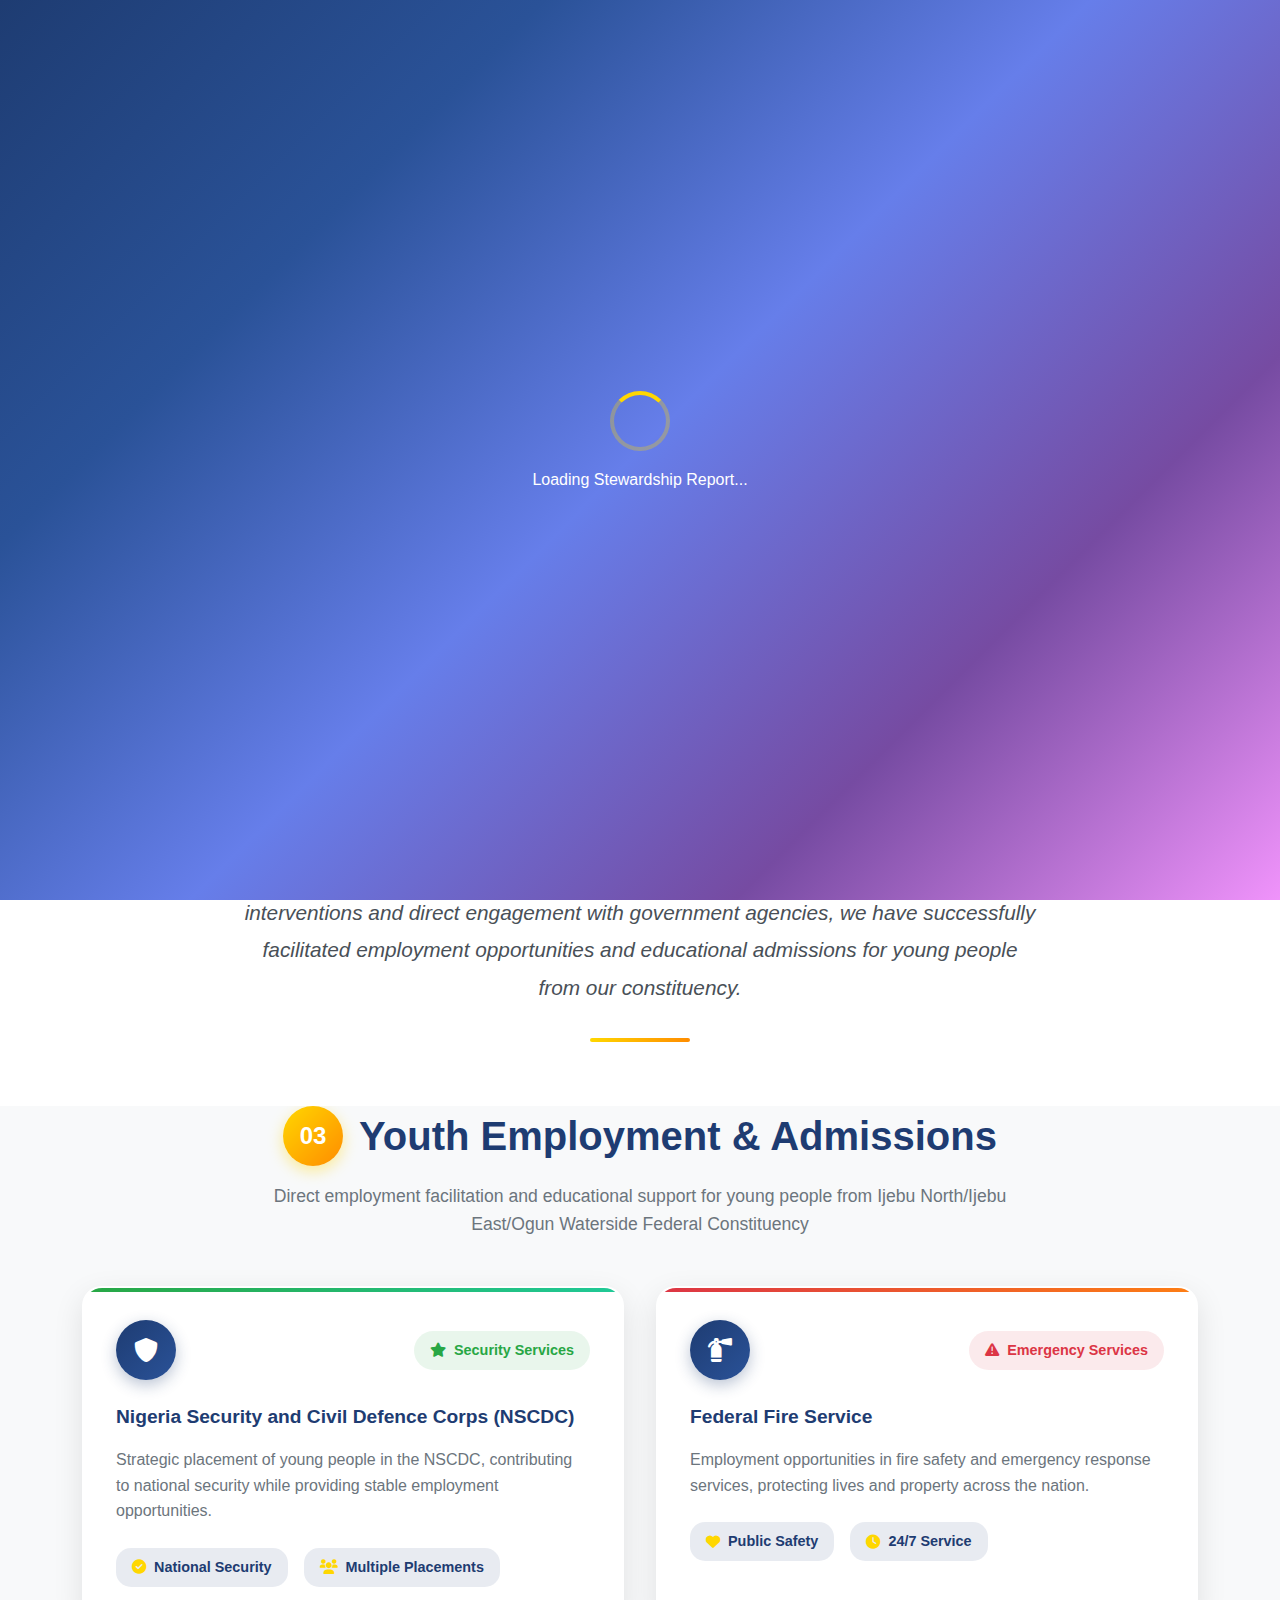
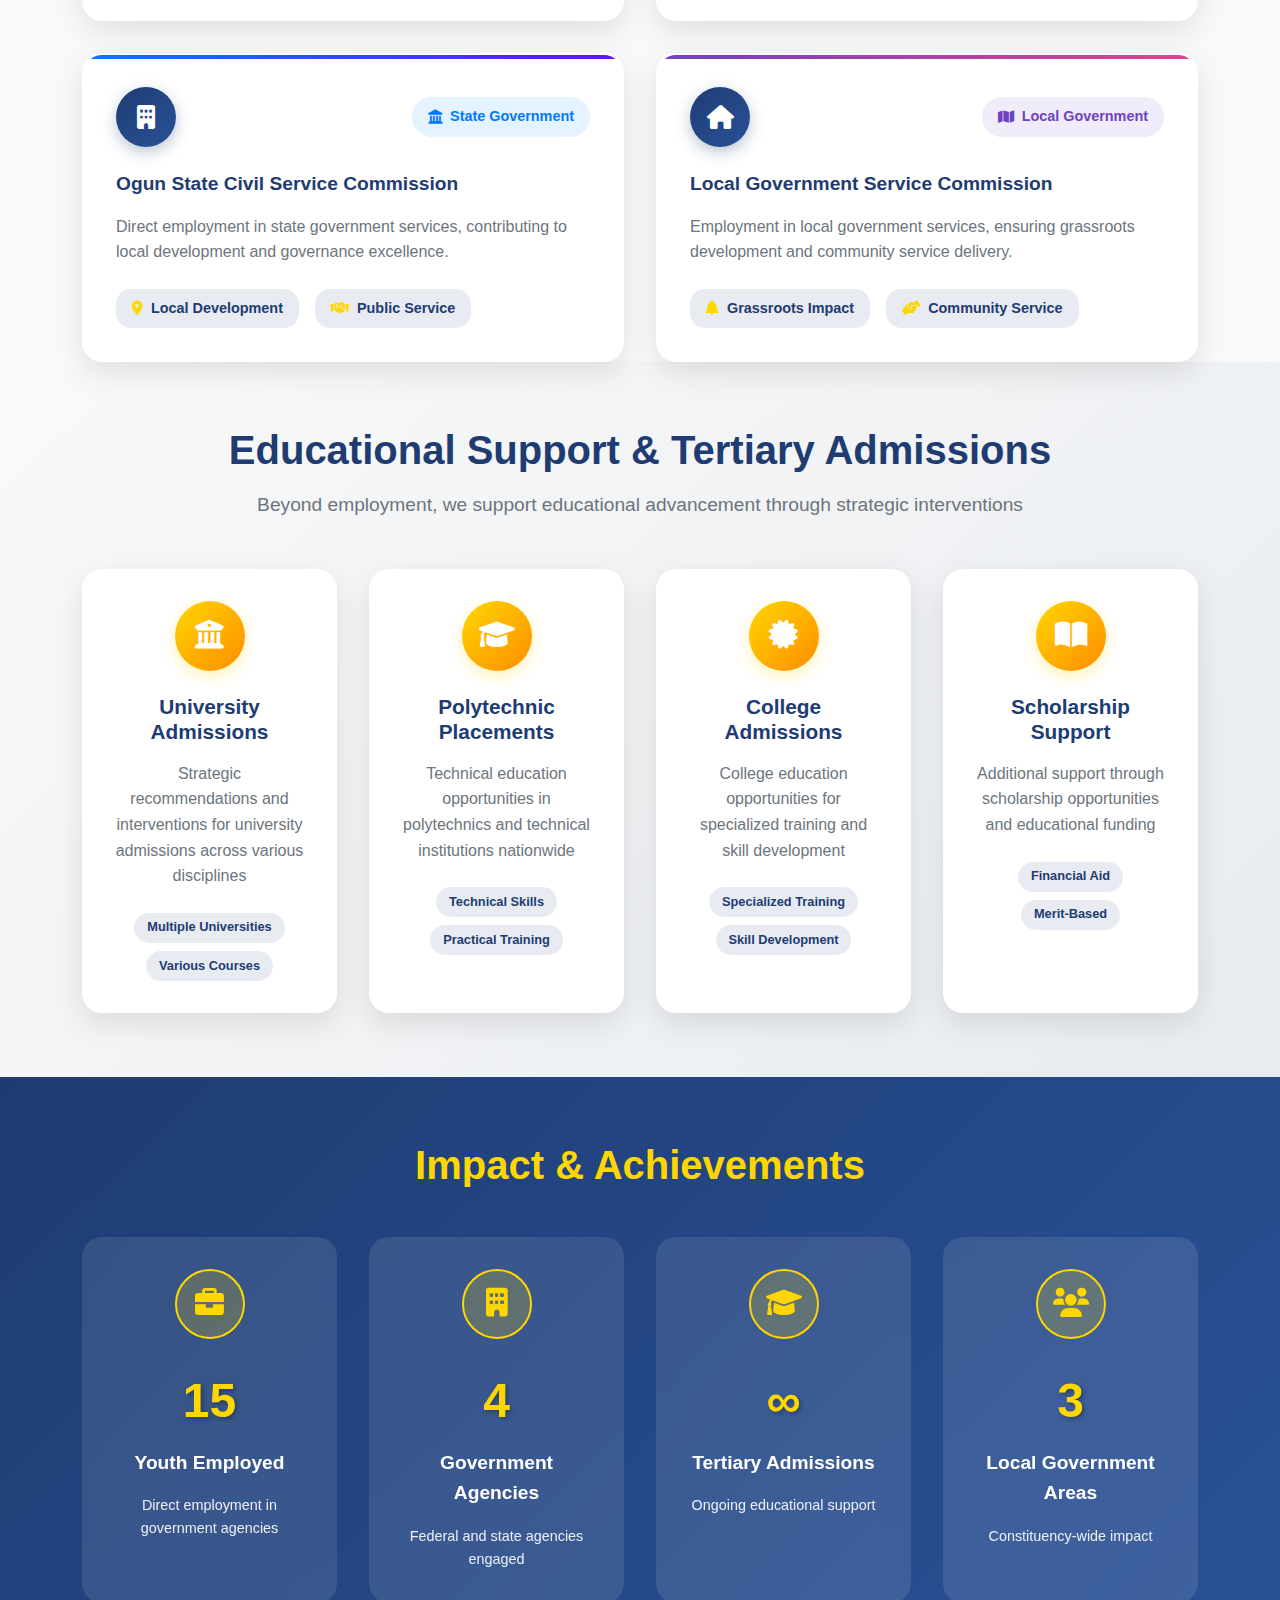
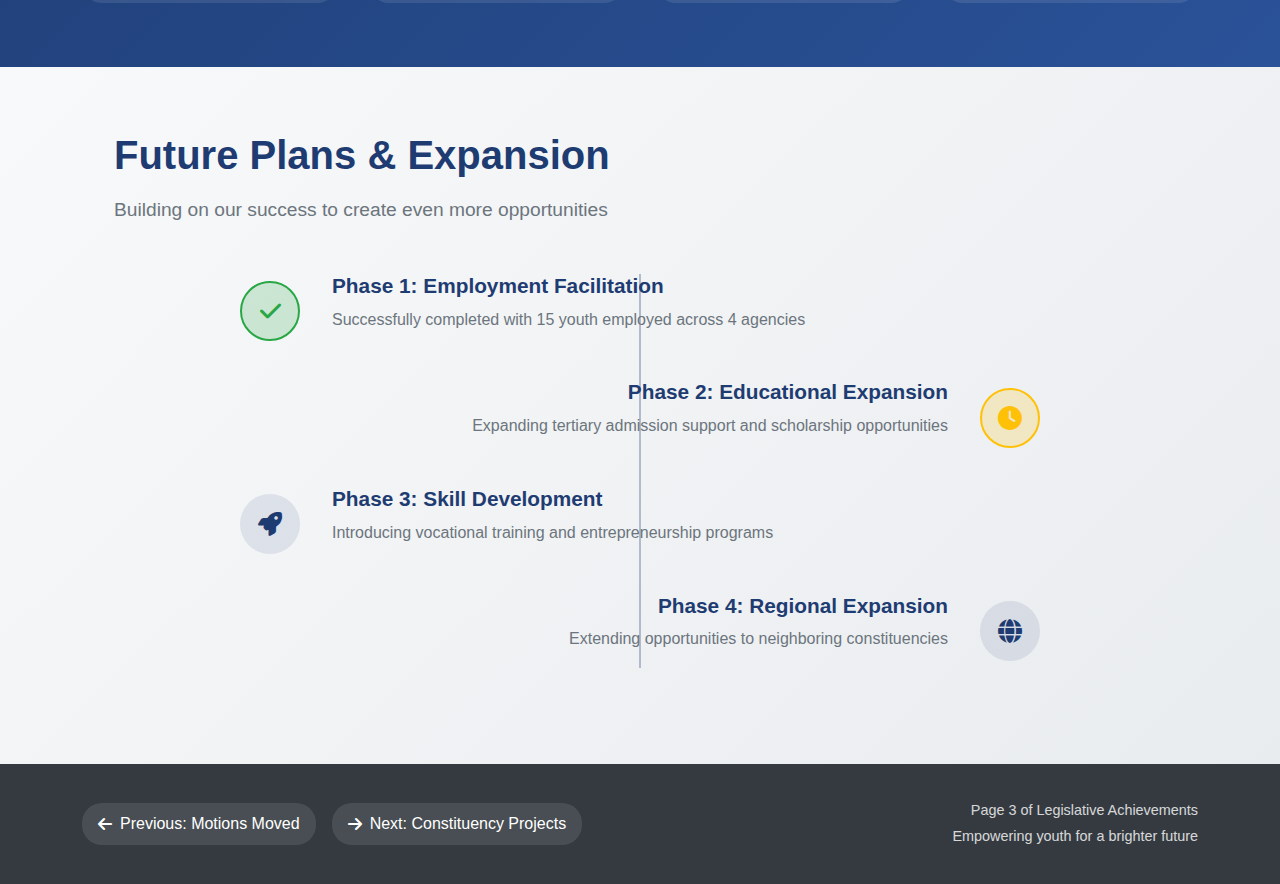
<file: pages/youth-employment.html>
<!DOCTYPE html>
<html lang="en">
<head>
    <meta charset="UTF-8">
    <meta name="viewport" content="width=device-width, initial-scale=1.0">
    <title>Youth Employment & Admissions - Legislative Achievements | Hon. Joseph Folorunsho Adegbesan</title>
    <link href="https://cdn.jsdelivr.net/npm/bootstrap@5.3.0/dist/css/bootstrap.min.css" rel="stylesheet">
    <link href="https://cdnjs.cloudflare.com/ajax/libs/font-awesome/6.0.0/css/all.min.css" rel="stylesheet">
    <link rel="stylesheet" href="../styles.css">
    <link rel="stylesheet" href="page-styles.css">
</head>
<body>
    <!-- Navigation Header -->
    <nav class="page-nav">
        <div class="container">
            <div class="nav-content">
                <a href="../index.html" class="nav-back">
                    <i class="fas fa-arrow-left"></i>
                    <span>Back to Cover</span>
                </a>
                <div class="nav-title">
                    <h1>Youth Employment</h1>
                    <p>Empowering Young People</p>
                </div>
                <div class="nav-logo">
                    <img src="../logo/nigeria_log.jpg" alt="Nigeria Logo" class="nav-nigeria-logo">
                </div>
            </div>
        </div>
    </nav>

    <!-- Hero Section -->
    <section class="hero-section">
        <div class="container">
            <div class="row align-items-center">
                <div class="col-lg-6">
                    <div class="hero-content">
                        <div class="hero-badge">
                            <i class="fas fa-users"></i>
                            <span>Youth Empowerment</span>
                        </div>
                        <h1 class="hero-title">Youth Employment & Admissions</h1>
                        <p class="hero-subtitle">Creating opportunities for young people through strategic interventions and recommendations</p>
                        <div class="hero-stats">
                            <div class="stat-item">
                                <span class="stat-number">15</span>
                                <span class="stat-label">Youth Employed</span>
                            </div>
                            <div class="stat-item">
                                <span class="stat-number">4</span>
                                <span class="stat-label">Agencies</span>
                            </div>
                            <div class="stat-item">
                                <span class="stat-number">∞</span>
                                <span class="stat-label">Tertiary Admissions</span>
                            </div>
                        </div>
                    </div>
                </div>
                <div class="col-lg-6">
                    <div class="hero-image-container">
                        <div class="hero-image-wrapper">
                            <img src="../jfa_image/jfa1.jpg" alt="Hon. Joseph Folorunsho Adegbesan supporting youth development" class="hero-image">
                        </div>
                        <div class="image-caption">
                            <p><strong>Hon. Joseph Folorunsho Adegbesan, MNSE, FNSE</strong></p>
                            <p>Championing youth development and employment opportunities</p>
                        </div>
                    </div>
                </div>
            </div>
        </div>
    </section>

    <!-- Introduction Section -->
    <section class="intro-section">
        <div class="container">
            <div class="intro-content">
                <div class="intro-icon">
                    <i class="fas fa-lightbulb"></i>
                </div>
                <p class="intro-text">
                    Youth empowerment is the cornerstone of sustainable development. Through strategic interventions and direct engagement with government agencies, we have successfully facilitated employment opportunities and educational admissions for young people from our constituency.
                </p>
                <div class="intro-accent"></div>
            </div>
        </div>
    </section>

    <!-- Employment Section -->
    <section class="employment-section">
        <div class="container">
            <div class="section-header">
                <h2 class="section-title">
                    <span class="title-number">03</span>
                    Youth Employment & Admissions
                </h2>
                <p class="section-subtitle">
                    Direct employment facilitation and educational support for young people from Ijebu North/Ijebu East/Ogun Waterside Federal Constituency
                </p>
            </div>

            <div class="employment-grid">
                <!-- NSCDC -->
                <div class="employment-card security">
                    <div class="employment-header">
                        <div class="employment-icon">
                            <i class="fas fa-shield-alt"></i>
                        </div>
                        <div class="employment-category security">
                            <i class="fas fa-star"></i>
                            <span>Security Services</span>
                        </div>
                    </div>
                    <h3 class="employment-title">Nigeria Security and Civil Defence Corps (NSCDC)</h3>
                    <p class="employment-description">
                        Strategic placement of young people in the NSCDC, contributing to national security while providing stable employment opportunities.
                    </p>
                    <div class="employment-benefits">
                        <div class="benefit-item">
                            <i class="fas fa-check-circle"></i>
                            <span>National Security</span>
                        </div>
                        <div class="benefit-item">
                            <i class="fas fa-users"></i>
                            <span>Multiple Placements</span>
                        </div>
                    </div>
                </div>

                <!-- Federal Fire Service -->
                <div class="employment-card emergency">
                    <div class="employment-header">
                        <div class="employment-icon">
                            <i class="fas fa-fire-extinguisher"></i>
                        </div>
                        <div class="employment-category emergency">
                            <i class="fas fa-exclamation-triangle"></i>
                            <span>Emergency Services</span>
                        </div>
                    </div>
                    <h3 class="employment-title">Federal Fire Service</h3>
                    <p class="employment-description">
                        Employment opportunities in fire safety and emergency response services, protecting lives and property across the nation.
                    </p>
                    <div class="employment-benefits">
                        <div class="benefit-item">
                            <i class="fas fa-heart"></i>
                            <span>Public Safety</span>
                        </div>
                        <div class="benefit-item">
                            <i class="fas fa-clock"></i>
                            <span>24/7 Service</span>
                        </div>
                    </div>
                </div>

                <!-- Ogun State Civil Service -->
                <div class="employment-card government">
                    <div class="employment-header">
                        <div class="employment-icon">
                            <i class="fas fa-building"></i>
                        </div>
                        <div class="employment-category government">
                            <i class="fas fa-landmark"></i>
                            <span>State Government</span>
                        </div>
                    </div>
                    <h3 class="employment-title">Ogun State Civil Service Commission</h3>
                    <p class="employment-description">
                        Direct employment in state government services, contributing to local development and governance excellence.
                    </p>
                    <div class="employment-benefits">
                        <div class="benefit-item">
                            <i class="fas fa-map-marker-alt"></i>
                            <span>Local Development</span>
                        </div>
                        <div class="benefit-item">
                            <i class="fas fa-handshake"></i>
                            <span>Public Service</span>
                        </div>
                    </div>
                </div>

                <!-- Local Government Service -->
                <div class="employment-card local">
                    <div class="employment-header">
                        <div class="employment-icon">
                            <i class="fas fa-home"></i>
                        </div>
                        <div class="employment-category local">
                            <i class="fas fa-map"></i>
                            <span>Local Government</span>
                        </div>
                    </div>
                    <h3 class="employment-title">Local Government Service Commission</h3>
                    <p class="employment-description">
                        Employment in local government services, ensuring grassroots development and community service delivery.
                    </p>
                    <div class="employment-benefits">
                        <div class="benefit-item">
                            <i class="fas fa-tree"></i>
                            <span>Grassroots Impact</span>
                        </div>
                        <div class="benefit-item">
                            <i class="fas fa-hands-helping"></i>
                            <span>Community Service</span>
                        </div>
                    </div>
                </div>
            </div>
        </div>
    </section>

    <!-- Educational Support Section -->
    <section class="education-section">
        <div class="container">
            <div class="education-content">
                <div class="education-header">
                    <h3 class="education-title">Educational Support & Tertiary Admissions</h3>
                    <p class="education-subtitle">Beyond employment, we support educational advancement through strategic interventions</p>
                </div>
                
                <div class="education-grid">
                    <div class="education-card">
                        <div class="education-icon">
                            <i class="fas fa-university"></i>
                        </div>
                        <h4>University Admissions</h4>
                        <p>Strategic recommendations and interventions for university admissions across various disciplines</p>
                        <div class="education-stats">
                            <span class="stat">Multiple Universities</span>
                            <span class="stat">Various Courses</span>
                        </div>
                    </div>
                    
                    <div class="education-card">
                        <div class="education-icon">
                            <i class="fas fa-graduation-cap"></i>
                        </div>
                        <h4>Polytechnic Placements</h4>
                        <p>Technical education opportunities in polytechnics and technical institutions nationwide</p>
                        <div class="education-stats">
                            <span class="stat">Technical Skills</span>
                            <span class="stat">Practical Training</span>
                        </div>
                    </div>
                    
                    <div class="education-card">
                        <div class="education-icon">
                            <i class="fas fa-certificate"></i>
                        </div>
                        <h4>College Admissions</h4>
                        <p>College education opportunities for specialized training and skill development</p>
                        <div class="education-stats">
                            <span class="stat">Specialized Training</span>
                            <span class="stat">Skill Development</span>
                        </div>
                    </div>
                    
                    <div class="education-card">
                        <div class="education-icon">
                            <i class="fas fa-book-open"></i>
                        </div>
                        <h4>Scholarship Support</h4>
                        <p>Additional support through scholarship opportunities and educational funding</p>
                        <div class="education-stats">
                            <span class="stat">Financial Aid</span>
                            <span class="stat">Merit-Based</span>
                        </div>
                    </div>
                </div>
            </div>
        </div>
    </section>

    <!-- Impact Metrics Section -->
    <section class="metrics-section">
        <div class="container">
            <div class="metrics-content">
                <h3 class="metrics-title">Impact & Achievements</h3>
                <div class="metrics-grid">
                    <div class="metric-card">
                        <div class="metric-icon">
                            <i class="fas fa-briefcase"></i>
                        </div>
                        <div class="metric-number">15</div>
                        <div class="metric-label">Youth Employed</div>
                        <div class="metric-description">Direct employment in government agencies</div>
                    </div>
                    
                    <div class="metric-card">
                        <div class="metric-icon">
                            <i class="fas fa-building"></i>
                        </div>
                        <div class="metric-number">4</div>
                        <div class="metric-label">Government Agencies</div>
                        <div class="metric-description">Federal and state agencies engaged</div>
                    </div>
                    
                    <div class="metric-card">
                        <div class="metric-icon">
                            <i class="fas fa-graduation-cap"></i>
                        </div>
                        <div class="metric-number">∞</div>
                        <div class="metric-label">Tertiary Admissions</div>
                        <div class="metric-description">Ongoing educational support</div>
                    </div>
                    
                    <div class="metric-card">
                        <div class="metric-icon">
                            <i class="fas fa-users"></i>
                        </div>
                        <div class="metric-number">3</div>
                        <div class="metric-label">Local Government Areas</div>
                        <div class="metric-description">Constituency-wide impact</div>
                    </div>
                </div>
            </div>
        </div>
    </section>

    <!-- Future Plans Section -->
    <section class="future-section">
        <div class="container">
            <div class="future-content">
                <h3 class="future-title">Future Plans & Expansion</h3>
                <p class="future-subtitle">Building on our success to create even more opportunities</p>
                
                <div class="future-timeline">
                    <div class="future-item completed">
                        <div class="future-marker">
                            <i class="fas fa-check"></i>
                        </div>
                        <div class="future-content">
                            <h4>Phase 1: Employment Facilitation</h4>
                            <p>Successfully completed with 15 youth employed across 4 agencies</p>
                        </div>
                    </div>
                    
                    <div class="future-item active">
                        <div class="future-marker">
                            <i class="fas fa-clock"></i>
                        </div>
                        <div class="future-content">
                            <h4>Phase 2: Educational Expansion</h4>
                            <p>Expanding tertiary admission support and scholarship opportunities</p>
                        </div>
                    </div>
                    
                    <div class="future-item">
                        <div class="future-marker">
                            <i class="fas fa-rocket"></i>
                        </div>
                        <div class="future-content">
                            <h4>Phase 3: Skill Development</h4>
                            <p>Introducing vocational training and entrepreneurship programs</p>
                        </div>
                    </div>
                    
                    <div class="future-item">
                        <div class="future-marker">
                            <i class="fas fa-globe"></i>
                        </div>
                        <div class="future-content">
                            <h4>Phase 4: Regional Expansion</h4>
                            <p>Extending opportunities to neighboring constituencies</p>
                        </div>
                    </div>
                </div>
            </div>
        </div>
    </section>

    <!-- Footer -->
    <footer class="page-footer">
        <div class="container">
            <div class="footer-content">
                <div class="footer-navigation">
                    <a href="motions-moved.html" class="footer-link">
                        <i class="fas fa-arrow-left"></i>
                        <span>Previous: Motions Moved</span>
                    </a>
                    <a href="constituency-projects.html" class="footer-link">
                        <i class="fas fa-arrow-right"></i>
                        <span>Next: Constituency Projects</span>
                    </a>
                </div>
                <div class="footer-info">
                    <p>Page 3 of Legislative Achievements</p>
                    <p>Empowering youth for a brighter future</p>
                </div>
            </div>
        </div>
    </footer>

    <script src="https://cdn.jsdelivr.net/npm/bootstrap@5.3.0/dist/js/bootstrap.bundle.min.js"></script>
    <script src="../script.js"></script>
    <script src="page-script.js"></script>
</body>
</html>
</file>
<file: styles.css>
/* Global Styles */
* {
    margin: 0;
    padding: 0;
    box-sizing: border-box;
}

body {
    font-family: 'Segoe UI', Tahoma, Geneva, Verdana, sans-serif;
    line-height: 1.6;
    color: #333;
    background: #f8f9fa;
}

/* Cover Page Styles */
.cover-page {
    min-height: 100vh;
    background: linear-gradient(135deg, #1e3c72 0%, #2a5298 25%, #667eea 50%, #764ba2 75%, #f093fb 100%);
    color: white;
    position: relative;
    overflow: hidden;
}

/* Watermark Background */
.watermark-bg {
    position: absolute;
    top: 0;
    left: 0;
    right: 0;
    bottom: 0;
    display: flex;
    align-items: center;
    justify-content: center;
    z-index: 1;
    opacity: 0.08;
}

.watermark {
    width: 70%;
    height: auto;
    opacity: 0.4;
    filter: brightness(0.8) contrast(1.2);
}

/* Header Section */
.header-section {
    position: relative;
    z-index: 2;
    padding: 2rem 0;
    background: rgba(255, 255, 255, 0.1);
    backdrop-filter: blur(10px);
    border-bottom: 1px solid rgba(255, 255, 255, 0.2);
}

.logo-container {
    text-align: center;
    padding: 1rem;
}

.apc-logo, .ogun-logo {
    width: 80px;
    height: 80px;
    object-fit: contain;
    margin-bottom: 0.5rem;
    filter: drop-shadow(0 4px 8px rgba(0, 0, 0, 0.3));
    border-radius: 50%;
    background: rgba(255, 255, 255, 0.1);
    padding: 0.5rem;
    transition: all 0.3s ease;
}

.apc-logo:hover, .ogun-logo:hover {
    transform: scale(1.1);
    box-shadow: 0 8px 20px rgba(0, 0, 0, 0.4);
}

.logo-caption {
    font-size: 0.9rem;
    color: white;
    font-weight: 600;
    margin-top: 0.5rem;
    text-shadow: 1px 1px 2px rgba(0, 0, 0, 0.5);
}

.main-title-container {
    text-align: center;
}

.main-title {
    font-size: 2.8rem;
    font-weight: 800;
    color: white;
    margin-bottom: 0.5rem;
    text-shadow: 2px 2px 4px rgba(0, 0, 0, 0.5);
    letter-spacing: 3px;
    text-transform: uppercase;
}

.title-accent {
    width: 100px;
    height: 4px;
    background: linear-gradient(90deg, #ffd700, #ff8c00, #ff4500);
    margin: 1rem auto;
    border-radius: 2px;
    box-shadow: 0 2px 8px rgba(255, 215, 0, 0.4);
}

.period {
    font-size: 1.5rem;
    color: #ffd700;
    font-weight: 600;
    text-shadow: 1px 1px 2px rgba(0, 0, 0, 0.5);
}

/* Profile Section */
.profile-section {
    position: relative;
    z-index: 2;
    padding: 3rem 0;
}

.profile-container {
    text-align: center;
}

.profile-image-wrapper {
    position: relative;
    display: inline-block;
    margin-bottom: 2rem;
}

.profile-image {
    width: 280px;
    height: 350px;
    object-fit: cover;
    border-radius: 20px;
    box-shadow: 0 20px 40px rgba(0, 0, 0, 0.4);
    border: 5px solid rgba(255, 255, 255, 0.3);
    transition: all 0.3s ease;
}

.profile-image:hover {
    transform: translateY(-10px);
    box-shadow: 0 30px 60px rgba(0, 0, 0, 0.5);
}

.profile-border {
    position: absolute;
    top: -10px;
    left: -10px;
    right: -10px;
    bottom: -10px;
    border: 2px solid transparent;
    border-radius: 25px;
    background: linear-gradient(45deg, #ffd700, #ff8c00, #ff4500, #ffd700);
    background-size: 400% 400%;
    animation: borderGlow 3s ease-in-out infinite;
    z-index: -1;
}

@keyframes borderGlow {
    0%, 100% { background-position: 0% 50%; }
    50% { background-position: 100% 50%; }
}

.profile-info {
    margin-top: 1rem;
}

.hon-name {
    font-size: 2.5rem;
    font-weight: 700;
    color: white;
    margin-bottom: 0.5rem;
    text-shadow: 2px 2px 4px rgba(0, 0, 0, 0.5);
    letter-spacing: 2px;
}

.qualifications {
    font-size: 1.3rem;
    color: #ffd700;
    font-weight: 600;
    margin-bottom: 1.5rem;
    text-shadow: 1px 1px 2px rgba(0, 0, 0, 0.5);
}

.role-details {
    margin-bottom: 1rem;
}

.role {
    font-size: 1.2rem;
    color: white;
    font-weight: 600;
    margin-bottom: 0.5rem;
    text-shadow: 1px 1px 2px rgba(0, 0, 0, 0.5);
}

.constituency {
    font-size: 1.1rem;
    color: #e0e0e0;
    margin-bottom: 0.5rem;
    text-shadow: 1px 1px 2px rgba(0, 0, 0, 0.5);
}

.country {
    font-size: 1.1rem;
    color: #ffd700;
    font-weight: 600;
    text-shadow: 1px 1px 2px rgba(0, 0, 0, 0.5);
}

/* Categories Section */
.categories-section {
    position: relative;
    z-index: 2;
    padding: 3rem 0;
}

.categories-grid {
    display: grid;
    grid-template-columns: repeat(auto-fit, minmax(350px, 1fr));
    gap: 2rem;
    max-width: 1200px;
    margin: 0 auto;
}

.category-card {
    background: rgba(255, 255, 255, 0.15);
    backdrop-filter: blur(15px);
    border-radius: 20px;
    padding: 2rem;
    border: 1px solid rgba(255, 255, 255, 0.2);
    transition: all 0.4s ease;
    position: relative;
    overflow: hidden;
    cursor: pointer;
    text-decoration: none;
    color: inherit;
    display: block;
}

.category-card::before {
    content: '';
    position: absolute;
    top: 0;
    left: -100%;
    width: 100%;
    height: 100%;
    background: linear-gradient(90deg, transparent, rgba(255, 255, 255, 0.2), transparent);
    transition: left 0.6s ease;
}

.category-card:hover::before {
    left: 100%;
}

.category-card:hover {
    transform: translateY(-10px) scale(1.02);
    box-shadow: 0 20px 40px rgba(0, 0, 0, 0.3);
    border-color: #ffd700;
}

.category-card:active {
    transform: translateY(-5px) scale(1.01);
}

/* Loading spinner for clickable cards */
.loading-spinner {
    animation: spin 1s linear infinite;
}

@keyframes spin {
    0% { transform: translate(-50%, -50%) rotate(0deg); }
    100% { transform: translate(-50%, -50%) rotate(360deg); }
}

.category-card.primary {
    background: linear-gradient(135deg, rgba(30, 60, 114, 0.8), rgba(42, 82, 152, 0.8));
}

.category-card.secondary {
    background: linear-gradient(135deg, rgba(102, 126, 234, 0.8), rgba(118, 75, 162, 0.8));
}

.category-icon {
    text-align: center;
    margin-bottom: 1.5rem;
}

.category-icon i {
    font-size: 3rem;
    color: #ffd700;
    text-shadow: 2px 2px 4px rgba(0, 0, 0, 0.3);
}

.category-content {
    text-align: center;
}

.category-number {
    display: inline-block;
    background: linear-gradient(135deg, #ffd700, #ff8c00);
    color: #1e3c72;
    width: 50px;
    height: 50px;
    border-radius: 50%;
    display: flex;
    align-items: center;
    justify-content: center;
    font-weight: 800;
    font-size: 1.2rem;
    margin: 0 auto 1rem;
    box-shadow: 0 5px 15px rgba(255, 215, 0, 0.4);
}

.category-title {
    font-size: 1.3rem;
    font-weight: 700;
    color: white;
    margin-bottom: 0.5rem;
    text-shadow: 1px 1px 2px rgba(0, 0, 0, 0.5);
}

.category-subtitle {
    font-size: 1rem;
    color: #e0e0e0;
    font-style: italic;
    text-shadow: 1px 1px 2px rgba(0, 0, 0, 0.5);
}

/* Footer Section */
.footer-section {
    position: relative;
    z-index: 2;
    padding: 2rem 0;
    background: rgba(0, 0, 0, 0.3);
    backdrop-filter: blur(10px);
    border-top: 1px solid rgba(255, 255, 255, 0.2);
}

.footer-content {
    text-align: center;
}

.footer-logo {
    margin-bottom: 1rem;
}

.footer-nigeria-logo {
    width: 60px;
    height: 60px;
    object-fit: contain;
    filter: drop-shadow(0 2px 4px rgba(0, 0, 0, 0.3));
}

.footer-motto {
    font-size: 1.2rem;
    color: #ffd700;
    font-weight: 600;
    margin-bottom: 1rem;
    text-shadow: 1px 1px 2px rgba(0, 0, 0, 0.5);
    font-style: italic;
}

.footer-text {
    font-size: 1rem;
    color: #e0e0e0;
    margin-bottom: 0.5rem;
    text-shadow: 1px 1px 2px rgba(0, 0, 0, 0.5);
}

.footer-date {
    font-size: 0.9rem;
    color: #ffd700;
    font-weight: 600;
    text-shadow: 1px 1px 2px rgba(0, 0, 0, 0.5);
}

/* Responsive Design */
@media (max-width: 768px) {
    .main-title {
        font-size: 2.2rem;
        letter-spacing: 2px;
    }
    
    .hon-name {
        font-size: 2rem;
    }
    
    .profile-image {
        width: 240px;
        height: 300px;
    }
    
    .apc-logo, .ogun-logo {
        width: 60px;
        height: 60px;
    }
    
    .categories-grid {
        grid-template-columns: 1fr;
        gap: 1.5rem;
        padding: 0 1rem;
    }
    
    .category-card {
        padding: 1.5rem;
    }
    
    .category-icon i {
        font-size: 2.5rem;
    }
}

@media (max-width: 576px) {
    .cover-page {
        padding: 1rem 0;
    }
    
    .main-title {
        font-size: 1.8rem;
        letter-spacing: 1px;
    }
    
    .hon-name {
        font-size: 1.6rem;
    }
    
    .profile-image {
        width: 200px;
        height: 250px;
    }
    
    .apc-logo, .ogun-logo {
        width: 50px;
        height: 50px;
    }
    
    .category-card {
        padding: 1rem;
    }
    
    .category-icon i {
        font-size: 2rem;
    }
    
    .category-title {
        font-size: 1.1rem;
    }
}

/* Animation Classes */
.fade-in {
    animation: fadeIn 1s ease-in;
}

.slide-up {
    animation: slideUp 0.8s ease-out;
}

@keyframes fadeIn {
    from { opacity: 0; }
    to { opacity: 1; }
}

@keyframes slideUp {
    from { 
        opacity: 0;
        transform: translateY(30px);
    }
    to { 
        opacity: 1;
        transform: translateY(0);
    }
}

/* Print Styles */
@media print {
    .cover-page {
        background: white !important;
        color: black !important;
    }
    
    .category-card {
        background: #f5f5f5 !important;
        border-color: #ddd !important;
        color: black !important;
    }
    
    .category-number {
        background: #ffd700 !important;
        color: #1e3c72 !important;
    }
    
    .watermark-bg {
        display: none;
    }
}
</file>
<file: pages/page-styles.css>
/* Page-specific Styles for Legislative Achievements */

/* Navigation Header */
.page-nav {
    background: linear-gradient(135deg, #1e3c72 0%, #2a5298 100%);
    padding: 1rem 0;
    position: sticky;
    top: 0;
    z-index: 1000;
    box-shadow: 0 4px 20px rgba(0, 0, 0, 0.1);
}

.nav-content {
    display: flex;
    align-items: center;
    justify-content: space-between;
}

.nav-back {
    display: flex;
    align-items: center;
    gap: 0.5rem;
    color: white;
    text-decoration: none;
    padding: 0.5rem 1rem;
    border-radius: 25px;
    background: rgba(255, 255, 255, 0.1);
    transition: all 0.3s ease;
}

.nav-back:hover {
    background: rgba(255, 255, 255, 0.2);
    color: white;
    text-decoration: none;
    transform: translateX(-5px);
}

.nav-title {
    text-align: center;
    color: white;
}

.nav-title h1 {
    font-size: 1.5rem;
    font-weight: 700;
    margin: 0;
    text-shadow: 1px 1px 2px rgba(0, 0, 0, 0.3);
}

.nav-title p {
    margin: 0;
    opacity: 0.9;
    font-size: 0.9rem;
}

.nav-nigeria-logo {
    width: 40px;
    height: 40px;
    object-fit: contain;
    filter: drop-shadow(0 2px 4px rgba(0, 0, 0, 0.3));
}

/* Hero Section */
.hero-section {
    background: linear-gradient(135deg, #f8f9fa 0%, #e9ecef 100%);
    padding: 4rem 0;
    position: relative;
    overflow: hidden;
}

.hero-section::before {
    content: '';
    position: absolute;
    top: 0;
    left: 0;
    right: 0;
    bottom: 0;
    background: url('data:image/svg+xml,<svg xmlns="http://www.w3.org/2000/svg" viewBox="0 0 100 100"><defs><pattern id="dots" width="20" height="20" patternUnits="userSpaceOnUse"><circle cx="10" cy="10" r="1" fill="%23dee2e6" opacity="0.3"/></pattern></defs><rect width="100" height="100" fill="url(%23dots)"/></svg>');
    opacity: 0.5;
}

.hero-content {
    position: relative;
    z-index: 2;
}

.hero-badge {
    display: inline-flex;
    align-items: center;
    gap: 0.5rem;
    background: linear-gradient(135deg, #ffd700, #ff8c00);
    color: #1e3c72;
    padding: 0.5rem 1rem;
    border-radius: 25px;
    font-weight: 600;
    font-size: 0.9rem;
    margin-bottom: 1.5rem;
    box-shadow: 0 4px 15px rgba(255, 215, 0, 0.3);
}

.hero-title {
    font-size: 3.5rem;
    font-weight: 800;
    color: #1e3c72;
    margin-bottom: 1rem;
    line-height: 1.2;
}

.hero-subtitle {
    font-size: 1.2rem;
    color: #6c757d;
    margin-bottom: 2rem;
    line-height: 1.6;
}

.hero-stats {
    display: flex;
    gap: 2rem;
    flex-wrap: wrap;
}

.stat-item {
    text-align: center;
}

.stat-number {
    display: block;
    font-size: 2.5rem;
    font-weight: 800;
    color: #ffd700;
    text-shadow: 2px 2px 4px rgba(0, 0, 0, 0.1);
}

.stat-label {
    font-size: 0.9rem;
    color: #6c757d;
    font-weight: 600;
    text-transform: uppercase;
    letter-spacing: 1px;
}

/* Hero Image */
.hero-image-container {
    position: relative;
    z-index: 2;
}

.hero-image-wrapper {
    position: relative;
    border-radius: 20px;
    overflow: hidden;
    box-shadow: 0 20px 40px rgba(0, 0, 0, 0.15);
    margin-bottom: 1rem;
}

.hero-image {
    width: 100%;
    height: 400px;
    object-fit: cover;
    transition: all 0.3s ease;
}

.hero-image:hover {
    transform: scale(1.05);
}

/* .image-overlay {
    position: absolute;
    top: 0;
    left: 0;
    right: 0;
    bottom: 0;
    background: linear-gradient(135deg, rgba(30, 60, 114, 0.8), rgba(42, 82, 152, 0.8));
    display: flex;
    align-items: center;
    justify-content: center;
    opacity: 0;
    transition: all 0.3s ease;
}

.hero-image-wrapper:hover .image-overlay {
    opacity: 1;
}

.overlay-content {
    text-align: center;
    color: white;
}

.overlay-content i {
    font-size: 3rem;
    margin-bottom: 1rem;
    color: #ffd700;
}

.overlay-content span {
    font-size: 1.2rem;
    font-weight: 600;
} */

.image-caption {
    text-align: center;
    color: #6c757d;
}

.image-caption p {
    margin: 0.2rem 0;
    font-size: 0.9rem;
}

/* Introduction Section */
.intro-section {
    background: white;
    padding: 4rem 0;
    position: relative;
}

.intro-content {
    text-align: center;
    max-width: 800px;
    margin: 0 auto;
}

.intro-icon {
    width: 80px;
    height: 80px;
    background: linear-gradient(135deg, #ffd700, #ff8c00);
    border-radius: 50%;
    display: flex;
    align-items: center;
    justify-content: center;
    margin: 0 auto 2rem;
    box-shadow: 0 10px 30px rgba(255, 215, 0, 0.3);
}

.intro-icon i {
    font-size: 2rem;
    color: white;
}

.intro-text {
    font-size: 1.3rem;
    color: #495057;
    line-height: 1.8;
    margin-bottom: 2rem;
    font-style: italic;
}

.intro-accent {
    width: 100px;
    height: 4px;
    background: linear-gradient(90deg, #ffd700, #ff8c00);
    margin: 0 auto;
    border-radius: 2px;
}

/* Bills Section */
.bills-section {
    background: linear-gradient(135deg, #f8f9fa 0%, #e9ecef 100%);
    padding: 4rem 0;
}

.section-header {
    text-align: center;
    margin-bottom: 3rem;
}

.section-title {
    font-size: 2.5rem;
    font-weight: 700;
    color: #1e3c72;
    margin-bottom: 1rem;
    display: flex;
    align-items: center;
    justify-content: center;
    gap: 1rem;
}

.title-number {
    background: linear-gradient(135deg, #ffd700, #ff8c00);
    color: white;
    width: 60px;
    height: 60px;
    border-radius: 50%;
    display: flex;
    align-items: center;
    justify-content: center;
    font-weight: 800;
    font-size: 1.5rem;
    box-shadow: 0 5px 15px rgba(255, 215, 0, 0.4);
}

.section-subtitle {
    font-size: 1.1rem;
    color: #6c757d;
    line-height: 1.6;
    max-width: 800px;
    margin: 0 auto;
}

/* Bills Grid */
.bills-grid {
    display: grid;
    grid-template-columns: repeat(auto-fit, minmax(400px, 1fr));
    gap: 2rem;
    max-width: 1400px;
    margin: 0 auto;
}

.bill-card {
    background: white;
    border-radius: 20px;
    padding: 2rem;
    box-shadow: 0 10px 30px rgba(0, 0, 0, 0.1);
    transition: all 0.3s ease;
    border: 2px solid transparent;
    position: relative;
    overflow: hidden;
}

.bill-card::before {
    content: '';
    position: absolute;
    top: 0;
    left: 0;
    right: 0;
    height: 4px;
    background: linear-gradient(90deg, #ffd700, #ff8c00);
}

.bill-card:hover {
    transform: translateY(-10px);
    box-shadow: 0 20px 40px rgba(0, 0, 0, 0.15);
}

.bill-card.passed::before {
    background: linear-gradient(90deg, #28a745, #20c997);
}

.bill-card.in-progress::before {
    background: linear-gradient(90deg, #ffc107, #fd7e14);
}

.bill-card.early-stage::before {
    background: linear-gradient(90deg, #6f42c1, #e83e8c);
}

.bill-header {
    display: flex;
    justify-content: space-between;
    align-items: center;
    margin-bottom: 1.5rem;
}

.bill-number {
    background: linear-gradient(135deg, #1e3c72, #2a5298);
    color: white;
    width: 50px;
    height: 50px;
    border-radius: 50%;
    display: flex;
    align-items: center;
    justify-content: center;
    font-weight: 800;
    font-size: 1.2rem;
}

.bill-status {
    display: flex;
    align-items: center;
    gap: 0.5rem;
    padding: 0.5rem 1rem;
    border-radius: 20px;
    font-size: 0.9rem;
    font-weight: 600;
}

.bill-status.passed {
    background: rgba(40, 167, 69, 0.1);
    color: #28a745;
}

.bill-status.in-progress {
    background: rgba(255, 193, 7, 0.1);
    color: #ffc107;
}

.bill-status.early-stage {
    background: rgba(111, 66, 193, 0.1);
    color: #6f42c1;
}

.bill-title {
    font-size: 1.2rem;
    font-weight: 700;
    color: #1e3c72;
    margin-bottom: 1rem;
    line-height: 1.4;
}

.bill-description {
    color: #6c757d;
    line-height: 1.6;
    margin-bottom: 1.5rem;
}

.bill-progress {
    margin-top: 1rem;
}

.progress-bar {
    width: 100%;
    height: 8px;
    background: #e9ecef;
    border-radius: 4px;
    overflow: hidden;
    margin-bottom: 0.5rem;
}

.progress-fill {
    height: 100%;
    background: linear-gradient(90deg, #ffd700, #ff8c00);
    border-radius: 4px;
    transition: width 1s ease;
}

.progress-text {
    font-size: 0.9rem;
    color: #6c757d;
    font-weight: 600;
}

/* Conclusion Section */
.conclusion-section {
    background: linear-gradient(135deg, #1e3c72 0%, #2a5298 100%);
    padding: 4rem 0;
    color: white;
}

.conclusion-content {
    text-align: center;
    max-width: 800px;
    margin: 0 auto;
}

.conclusion-icon {
    width: 80px;
    height: 80px;
    background: rgba(255, 255, 255, 0.1);
    border-radius: 50%;
    display: flex;
    align-items: center;
    justify-content: center;
    margin: 0 auto 2rem;
    backdrop-filter: blur(10px);
}

.conclusion-icon i {
    font-size: 2rem;
    color: #ffd700;
}

.conclusion-title {
    font-size: 2rem;
    font-weight: 700;
    margin-bottom: 1rem;
    color: #ffd700;
}

.conclusion-text {
    font-size: 1.2rem;
    line-height: 1.6;
    margin-bottom: 2rem;
    opacity: 0.9;
}

.conclusion-stats {
    display: flex;
    justify-content: center;
    gap: 2rem;
    flex-wrap: wrap;
}

.conclusion-stat {
    display: flex;
    flex-direction: column;
    align-items: center;
    gap: 0.5rem;
    padding: 1rem;
    background: rgba(255, 255, 255, 0.1);
    border-radius: 15px;
    backdrop-filter: blur(10px);
    min-width: 150px;
}

.conclusion-stat i {
    font-size: 2rem;
    color: #ffd700;
}

.conclusion-stat span {
    font-size: 0.9rem;
    font-weight: 600;
    text-align: center;
}

/* Footer */
.page-footer {
    background: #343a40;
    color: white;
    padding: 2rem 0;
}

.footer-content {
    display: flex;
    justify-content: space-between;
    align-items: center;
    flex-wrap: wrap;
    gap: 1rem;
}

.footer-navigation {
    display: flex;
    gap: 1rem;
}

.footer-link {
    display: flex;
    align-items: center;
    gap: 0.5rem;
    color: white;
    text-decoration: none;
    padding: 0.5rem 1rem;
    border-radius: 20px;
    background: rgba(255, 255, 255, 0.1);
    transition: all 0.3s ease;
}

.footer-link:hover {
    background: rgba(255, 255, 255, 0.2);
    color: white;
    text-decoration: none;
    transform: translateY(-2px);
}

.footer-info {
    text-align: right;
}

.footer-info p {
    margin: 0.2rem 0;
    font-size: 0.9rem;
    opacity: 0.8;
}

/* Responsive Design */
@media (max-width: 768px) {
    .hero-title {
        font-size: 2.5rem;
    }
    
    .hero-stats {
        gap: 1rem;
    }
    
    .stat-number {
        font-size: 2rem;
    }
    
    .bills-grid {
        grid-template-columns: 1fr;
        gap: 1.5rem;
        padding: 0 1rem;
    }
    
    .bill-card {
        padding: 1.5rem;
    }
    
    .section-title {
        font-size: 2rem;
        flex-direction: column;
        gap: 0.5rem;
    }
    
    .conclusion-stats {
        gap: 1rem;
    }
    
    .footer-content {
        flex-direction: column;
        text-align: center;
    }
    
    .footer-info {
        text-align: center;
    }
}

@media (max-width: 576px) {
    .hero-section {
        padding: 2rem 0;
    }
    
    .hero-title {
        font-size: 2rem;
    }
    
    .hero-subtitle {
        font-size: 1rem;
    }
    
    .hero-stats {
        flex-direction: column;
        gap: 1rem;
    }
    
    .bill-card {
        padding: 1rem;
    }
    
    .bill-header {
        flex-direction: column;
        gap: 1rem;
        text-align: center;
    }
    
    .conclusion-stats {
        flex-direction: column;
        gap: 1rem;
    }
}

/* Animation Classes */
.fade-in {
    animation: fadeIn 1s ease-in;
}

@keyframes fadeIn {
    from { opacity: 0; transform: translateY(20px); }
    to { opacity: 1; transform: translateY(0); }
}

/* Motions Page Specific Styles */

/* Motions Grid */
.motions-grid {
    display: grid;
    grid-template-columns: repeat(auto-fit, minmax(400px, 1fr));
    gap: 2rem;
    max-width: 1400px;
    margin: 0 auto;
}

.motion-card {
    background: white;
    border-radius: 20px;
    padding: 2rem;
    box-shadow: 0 10px 30px rgba(0, 0, 0, 0.1);
    transition: all 0.3s ease;
    border: 2px solid transparent;
    position: relative;
    overflow: hidden;
}

.motion-card::before {
    content: '';
    position: absolute;
    top: 0;
    left: 0;
    right: 0;
    height: 4px;
    background: linear-gradient(90deg, #ffd700, #ff8c00);
}

.motion-card:hover {
    transform: translateY(-10px);
    box-shadow: 0 20px 40px rgba(0, 0, 0, 0.15);
}

.motion-card.infrastructure::before {
    background: linear-gradient(90deg, #28a745, #20c997);
}

.motion-card.utilities::before {
    background: linear-gradient(90deg, #ffc107, #fd7e14);
}

.motion-header {
    display: flex;
    justify-content: space-between;
    align-items: center;
    margin-bottom: 1.5rem;
}

.motion-number {
    background: linear-gradient(135deg, #1e3c72, #2a5298);
    color: white;
    width: 50px;
    height: 50px;
    border-radius: 50%;
    display: flex;
    align-items: center;
    justify-content: center;
    font-weight: 800;
    font-size: 1.2rem;
}

.motion-category {
    display: flex;
    align-items: center;
    gap: 0.5rem;
    padding: 0.5rem 1rem;
    border-radius: 20px;
    font-size: 0.9rem;
    font-weight: 600;
}

.motion-category.infrastructure {
    background: rgba(40, 167, 69, 0.1);
    color: #28a745;
}

.motion-category.utilities {
    background: rgba(255, 193, 7, 0.1);
    color: #ffc107;
}

.motion-title {
    font-size: 1.2rem;
    font-weight: 700;
    color: #1e3c72;
    margin-bottom: 1rem;
    line-height: 1.4;
}

.motion-description {
    color: #6c757d;
    line-height: 1.6;
    margin-bottom: 1.5rem;
}

.motion-impact {
    display: flex;
    gap: 1rem;
    flex-wrap: wrap;
}

.impact-item {
    display: flex;
    align-items: center;
    gap: 0.5rem;
    padding: 0.5rem 1rem;
    background: rgba(30, 60, 114, 0.1);
    border-radius: 15px;
    font-size: 0.9rem;
    color: #1e3c72;
    font-weight: 600;
}

.impact-item i {
    color: #ffd700;
}

/* Impact Section */
.impact-section {
    background: linear-gradient(135deg, #f8f9fa 0%, #e9ecef 100%);
    padding: 4rem 0;
}

.impact-content {
    text-align: center;
}

.impact-header {
    margin-bottom: 3rem;
}

.impact-title {
    font-size: 2.5rem;
    font-weight: 700;
    color: #1e3c72;
    margin-bottom: 1rem;
}

.impact-subtitle {
    font-size: 1.2rem;
    color: #6c757d;
    line-height: 1.6;
}

.impact-grid {
    display: grid;
    grid-template-columns: repeat(auto-fit, minmax(250px, 1fr));
    gap: 2rem;
    max-width: 1200px;
    margin: 0 auto;
}

.impact-card {
    background: white;
    padding: 2rem;
    border-radius: 20px;
    box-shadow: 0 10px 30px rgba(0, 0, 0, 0.1);
    transition: all 0.3s ease;
}

.impact-card:hover {
    transform: translateY(-5px);
    box-shadow: 0 15px 35px rgba(0, 0, 0, 0.15);
}

.impact-icon {
    width: 70px;
    height: 70px;
    background: linear-gradient(135deg, #ffd700, #ff8c00);
    border-radius: 50%;
    display: flex;
    align-items: center;
    justify-content: center;
    margin: 0 auto 1.5rem;
    box-shadow: 0 5px 15px rgba(255, 215, 0, 0.3);
}

.impact-icon i {
    font-size: 1.8rem;
    color: white;
}

.impact-card h4 {
    font-size: 1.3rem;
    font-weight: 700;
    color: #1e3c72;
    margin-bottom: 1rem;
}

.impact-card p {
    color: #6c757d;
    line-height: 1.6;
}

/* Progress Section */
.progress-section {
    background: linear-gradient(135deg, #1e3c72 0%, #2a5298 100%);
    padding: 4rem 0;
    color: white;
}

.progress-content {
    text-align: center;
}

.progress-title {
    font-size: 2.5rem;
    font-weight: 700;
    margin-bottom: 3rem;
    color: #ffd700;
}

.progress-timeline {
    max-width: 800px;
    margin: 0 auto;
    position: relative;
}

.progress-timeline::before {
    content: '';
    position: absolute;
    top: 0;
    left: 50%;
    width: 2px;
    height: 100%;
    background: rgba(255, 215, 0, 0.3);
    transform: translateX(-50%);
}

.timeline-item {
    display: flex;
    align-items: center;
    margin-bottom: 2rem;
    position: relative;
}

.timeline-item:nth-child(even) {
    flex-direction: row-reverse;
}

.timeline-marker {
    width: 60px;
    height: 60px;
    background: rgba(255, 255, 255, 0.1);
    border-radius: 50%;
    display: flex;
    align-items: center;
    justify-content: center;
    backdrop-filter: blur(10px);
    z-index: 2;
    position: relative;
}

.timeline-marker i {
    font-size: 1.5rem;
    color: #ffd700;
}

.timeline-item.completed .timeline-marker {
    background: rgba(40, 167, 69, 0.2);
    border: 2px solid #28a745;
}

.timeline-item.active .timeline-marker {
    background: rgba(255, 193, 7, 0.2);
    border: 2px solid #ffc107;
    animation: pulse 2s infinite;
}

.timeline-content {
    flex: 1;
    padding: 0 2rem;
    text-align: left;
}

.timeline-item:nth-child(even) .timeline-content {
    text-align: right;
}

.timeline-content h4 {
    font-size: 1.3rem;
    font-weight: 700;
    margin-bottom: 0.5rem;
    color: #ffd700;
}

.timeline-content p {
    color: rgba(255, 255, 255, 0.9);
    line-height: 1.6;
}

@keyframes pulse {
    0%, 100% { transform: scale(1); }
    50% { transform: scale(1.1); }
}

/* Responsive Design for Motions Page */
@media (max-width: 768px) {
    .motions-grid {
        grid-template-columns: 1fr;
        gap: 1.5rem;
        padding: 0 1rem;
    }
    
    .motion-card {
        padding: 1.5rem;
    }
    
    .impact-grid {
        grid-template-columns: repeat(auto-fit, minmax(200px, 1fr));
        gap: 1.5rem;
        padding: 0 1rem;
    }
    
    .progress-timeline::before {
        left: 30px;
    }
    
    .timeline-item {
        flex-direction: row !important;
        text-align: left;
    }
    
    .timeline-item .timeline-content {
        text-align: left !important;
        padding-left: 1rem;
    }
    
    .timeline-marker {
        width: 50px;
        height: 50px;
    }
}

@media (max-width: 576px) {
    .motion-card {
        padding: 1rem;
    }
    
    .motion-header {
        flex-direction: column;
        gap: 1rem;
        text-align: center;
    }
    
    .impact-card {
        padding: 1.5rem;
    }
    
    .timeline-marker {
        width: 40px;
        height: 40px;
    }
    
    .timeline-marker i {
        font-size: 1.2rem;
    }
}

/* Youth Employment Page Specific Styles */

/* Employment Grid */
.employment-grid {
    display: grid;
    grid-template-columns: repeat(auto-fit, minmax(400px, 1fr));
    gap: 2rem;
    max-width: 1400px;
    margin: 0 auto;
}

.employment-card {
    background: white;
    border-radius: 20px;
    padding: 2rem;
    box-shadow: 0 10px 30px rgba(0, 0, 0, 0.1);
    transition: all 0.3s ease;
    border: 2px solid transparent;
    position: relative;
    overflow: hidden;
}

.employment-card::before {
    content: '';
    position: absolute;
    top: 0;
    left: 0;
    right: 0;
    height: 4px;
    background: linear-gradient(90deg, #ffd700, #ff8c00);
}

.employment-card:hover {
    transform: translateY(-10px);
    box-shadow: 0 20px 40px rgba(0, 0, 0, 0.15);
}

.employment-card.security::before {
    background: linear-gradient(90deg, #28a745, #20c997);
}

.employment-card.emergency::before {
    background: linear-gradient(90deg, #dc3545, #fd7e14);
}

.employment-card.government::before {
    background: linear-gradient(90deg, #007bff, #6610f2);
}

.employment-card.local::before {
    background: linear-gradient(90deg, #6f42c1, #e83e8c);
}

.employment-header {
    display: flex;
    justify-content: space-between;
    align-items: center;
    margin-bottom: 1.5rem;
}

.employment-icon {
    width: 60px;
    height: 60px;
    background: linear-gradient(135deg, #1e3c72, #2a5298);
    border-radius: 50%;
    display: flex;
    align-items: center;
    justify-content: center;
    box-shadow: 0 5px 15px rgba(30, 60, 114, 0.3);
}

.employment-icon i {
    font-size: 1.5rem;
    color: white;
}

.employment-category {
    display: flex;
    align-items: center;
    gap: 0.5rem;
    padding: 0.5rem 1rem;
    border-radius: 20px;
    font-size: 0.9rem;
    font-weight: 600;
}

.employment-category.security {
    background: rgba(40, 167, 69, 0.1);
    color: #28a745;
}

.employment-category.emergency {
    background: rgba(220, 53, 69, 0.1);
    color: #dc3545;
}

.employment-category.government {
    background: rgba(0, 123, 255, 0.1);
    color: #007bff;
}

.employment-category.local {
    background: rgba(111, 66, 193, 0.1);
    color: #6f42c1;
}

.employment-title {
    font-size: 1.2rem;
    font-weight: 700;
    color: #1e3c72;
    margin-bottom: 1rem;
    line-height: 1.4;
}

.employment-description {
    color: #6c757d;
    line-height: 1.6;
    margin-bottom: 1.5rem;
}

.employment-benefits {
    display: flex;
    gap: 1rem;
    flex-wrap: wrap;
}

.benefit-item {
    display: flex;
    align-items: center;
    gap: 0.5rem;
    padding: 0.5rem 1rem;
    background: rgba(30, 60, 114, 0.1);
    border-radius: 15px;
    font-size: 0.9rem;
    color: #1e3c72;
    font-weight: 600;
}

.benefit-item i {
    color: #ffd700;
}

/* Education Section */
.education-section {
    background: linear-gradient(135deg, #f8f9fa 0%, #e9ecef 100%);
    padding: 4rem 0;
}

.education-content {
    text-align: center;
}

.education-header {
    margin-bottom: 3rem;
}

.education-title {
    font-size: 2.5rem;
    font-weight: 700;
    color: #1e3c72;
    margin-bottom: 1rem;
}

.education-subtitle {
    font-size: 1.2rem;
    color: #6c757d;
    line-height: 1.6;
}

.education-grid {
    display: grid;
    grid-template-columns: repeat(auto-fit, minmax(250px, 1fr));
    gap: 2rem;
    max-width: 1200px;
    margin: 0 auto;
}

.education-card {
    background: white;
    padding: 2rem;
    border-radius: 20px;
    box-shadow: 0 10px 30px rgba(0, 0, 0, 0.1);
    transition: all 0.3s ease;
}

.education-card:hover {
    transform: translateY(-5px);
    box-shadow: 0 15px 35px rgba(0, 0, 0, 0.15);
}

.education-icon {
    width: 70px;
    height: 70px;
    background: linear-gradient(135deg, #ffd700, #ff8c00);
    border-radius: 50%;
    display: flex;
    align-items: center;
    justify-content: center;
    margin: 0 auto 1.5rem;
    box-shadow: 0 5px 15px rgba(255, 215, 0, 0.3);
}

.education-icon i {
    font-size: 1.8rem;
    color: white;
}

.education-card h4 {
    font-size: 1.3rem;
    font-weight: 700;
    color: #1e3c72;
    margin-bottom: 1rem;
}

.education-card p {
    color: #6c757d;
    line-height: 1.6;
    margin-bottom: 1.5rem;
}

.education-stats {
    display: flex;
    gap: 0.5rem;
    flex-wrap: wrap;
    justify-content: center;
}

.education-stats .stat {
    background: rgba(30, 60, 114, 0.1);
    color: #1e3c72;
    padding: 0.3rem 0.8rem;
    border-radius: 15px;
    font-size: 0.8rem;
    font-weight: 600;
}

/* Metrics Section */
.metrics-section {
    background: linear-gradient(135deg, #1e3c72 0%, #2a5298 100%);
    padding: 4rem 0;
    color: white;
}

.metrics-content {
    text-align: center;
}

.metrics-title {
    font-size: 2.5rem;
    font-weight: 700;
    margin-bottom: 3rem;
    color: #ffd700;
}

.metrics-grid {
    display: grid;
    grid-template-columns: repeat(auto-fit, minmax(250px, 1fr));
    gap: 2rem;
    max-width: 1200px;
    margin: 0 auto;
}

.metric-card {
    background: rgba(255, 255, 255, 0.1);
    padding: 2rem;
    border-radius: 20px;
    backdrop-filter: blur(10px);
    transition: all 0.3s ease;
}

.metric-card:hover {
    transform: translateY(-5px);
    background: rgba(255, 255, 255, 0.15);
}

.metric-icon {
    width: 70px;
    height: 70px;
    background: rgba(255, 215, 0, 0.2);
    border-radius: 50%;
    display: flex;
    align-items: center;
    justify-content: center;
    margin: 0 auto 1.5rem;
    border: 2px solid #ffd700;
}

.metric-icon i {
    font-size: 1.8rem;
    color: #ffd700;
}

.metric-number {
    font-size: 3rem;
    font-weight: 800;
    color: #ffd700;
    margin-bottom: 0.5rem;
    text-shadow: 2px 2px 4px rgba(0, 0, 0, 0.3);
}

.metric-label {
    font-size: 1.2rem;
    font-weight: 700;
    margin-bottom: 1rem;
    color: white;
}

.metric-description {
    font-size: 0.9rem;
    opacity: 0.9;
    line-height: 1.6;
}

/* Future Section */
.future-section {
    background: linear-gradient(135deg, #f8f9fa 0%, #e9ecef 100%);
    padding: 4rem 0;
}

.future-content {
    text-align: center;
}

.future-title {
    font-size: 2.5rem;
    font-weight: 700;
    color: #1e3c72;
    margin-bottom: 1rem;
}

.future-subtitle {
    font-size: 1.2rem;
    color: #6c757d;
    line-height: 1.6;
    margin-bottom: 3rem;
}

.future-timeline {
    max-width: 800px;
    margin: 0 auto;
    position: relative;
}

.future-timeline::before {
    content: '';
    position: absolute;
    top: 0;
    left: 50%;
    width: 2px;
    height: 100%;
    background: rgba(30, 60, 114, 0.3);
    transform: translateX(-50%);
}

.future-item {
    display: flex;
    align-items: center;
    margin-bottom: 2rem;
    position: relative;
}

.future-item:nth-child(even) {
    flex-direction: row-reverse;
}

.future-marker {
    width: 60px;
    height: 60px;
    background: rgba(30, 60, 114, 0.1);
    border-radius: 50%;
    display: flex;
    align-items: center;
    justify-content: center;
    z-index: 2;
    position: relative;
}

.future-marker i {
    font-size: 1.5rem;
    color: #1e3c72;
}

.future-item.completed .future-marker {
    background: rgba(40, 167, 69, 0.2);
    border: 2px solid #28a745;
}

.future-item.completed .future-marker i {
    color: #28a745;
}

.future-item.active .future-marker {
    background: rgba(255, 193, 7, 0.2);
    border: 2px solid #ffc107;
    animation: pulse 2s infinite;
}

.future-item.active .future-marker i {
    color: #ffc107;
}

.future-content {
    flex: 1;
    padding: 0 2rem;
    text-align: left;
}

.future-item:nth-child(even) .future-content {
    text-align: right;
}

.future-content h4 {
    font-size: 1.3rem;
    font-weight: 700;
    margin-bottom: 0.5rem;
    color: #1e3c72;
}

.future-content p {
    color: #6c757d;
    line-height: 1.6;
}

/* Responsive Design for Youth Employment Page */
@media (max-width: 768px) {
    .employment-grid {
        grid-template-columns: 1fr;
        gap: 1.5rem;
        padding: 0 1rem;
    }
    
    .employment-card {
        padding: 1.5rem;
    }
    
    .education-grid {
        grid-template-columns: repeat(auto-fit, minmax(200px, 1fr));
        gap: 1.5rem;
        padding: 0 1rem;
    }
    
    .metrics-grid {
        grid-template-columns: repeat(auto-fit, minmax(200px, 1fr));
        gap: 1.5rem;
        padding: 0 1rem;
    }
    
    .future-timeline::before {
        left: 30px;
    }
    
    .future-item {
        flex-direction: row !important;
        text-align: left;
    }
    
    .future-item .future-content {
        text-align: left !important;
        padding-left: 1rem;
    }
    
    .future-marker {
        width: 50px;
        height: 50px;
    }
}

@media (max-width: 576px) {
    .employment-card {
        padding: 1rem;
    }
    
    .employment-header {
        flex-direction: column;
        gap: 1rem;
        text-align: center;
    }
    
    .education-card {
        padding: 1.5rem;
    }
    
    .metric-card {
        padding: 1.5rem;
    }
    
    .metric-number {
        font-size: 2.5rem;
    }
    
    .future-marker {
        width: 40px;
        height: 40px;
    }
    
    .future-marker i {
        font-size: 1.2rem;
    }
}

/* Constituency Projects Page Specific Styles */

/* Force all projects to be visible */
.projects-grid .project-card {
    display: block !important;
    opacity: 1 !important;
    visibility: visible !important;
    position: relative !important;
    z-index: 1 !important;
}

/* Projects Grid */
.projects-grid {
    display: grid !important;
    grid-template-columns: repeat(auto-fit, minmax(450px, 1fr)) !important;
    gap: 2.5rem !important;
    max-width: 1600px;
    margin: 0 auto;
    /* Ensure all projects are visible */
    overflow: visible !important;
    /* Force grid to show all items */
    grid-auto-rows: min-content !important;
    grid-auto-flow: row !important;
    /* Ensure grid adapts to content height */
}

.project-card {
    background: white;
    border-radius: 25px;
    padding: 2rem;
    box-shadow: 0 15px 40px rgba(0, 0, 0, 0.1);
    transition: all 0.4s ease;
    border: 2px solid transparent;
    position: relative;
    overflow: hidden;
    /* Ensure visibility */
    display: block !important;
    opacity: 1 !important;
    visibility: visible !important;
    /* Force grid item display */
    grid-column: auto !important;
    grid-row: auto !important;
}

.project-card::before {
    content: '';
    position: absolute;
    top: 0;
    left: 0;
    right: 0;
    height: 5px;
    background: linear-gradient(90deg, #ffd700, #ff8c00);
}

.project-card:hover {
    transform: translateY(-15px);
    box-shadow: 0 25px 50px rgba(0, 0, 0, 0.15);
}

.project-card.infrastructure::before {
    background: linear-gradient(90deg, #28a745, #20c997);
}

.project-card.commerce::before {
    background: linear-gradient(90deg, #007bff, #6610f2);
}

.project-card.education::before {
    background: linear-gradient(90deg, #ffc107, #fd7e14);
}

.project-card.healthcare::before {
    background: linear-gradient(90deg, #dc3545, #e83e8c);
}

.project-card.security::before {
    background: linear-gradient(90deg, #6f42c1, #8e44ad);
}

.project-card.agriculture::before {
    background: linear-gradient(90deg, #fd7e14, #e67e22);
}

.project-header {
    display: flex;
    justify-content: space-between;
    align-items: center;
    margin-bottom: 1.5rem;
}

.project-number {
    background: linear-gradient(135deg, #1e3c72, #2a5298);
    color: white;
    width: 60px;
    height: 60px;
    border-radius: 50%;
    display: flex;
    align-items: center;
    justify-content: center;
    font-weight: 800;
    font-size: 1.5rem;
    box-shadow: 0 5px 15px rgba(30, 60, 114, 0.3);
}

.project-category {
    display: flex;
    align-items: center;
    gap: 0.5rem;
    padding: 0.6rem 1.2rem;
    border-radius: 25px;
    font-size: 0.9rem;
    font-weight: 600;
}

.project-category.infrastructure {
    background: rgba(40, 167, 69, 0.1);
    color: #28a745;
}

.project-category.commerce {
    background: rgba(0, 123, 255, 0.1);
    color: #007bff;
}

.project-category.education {
    background: rgba(255, 193, 7, 0.1);
    color: #ffc107;
}

.project-category.healthcare {
    background: rgba(220, 53, 69, 0.1);
    color: #dc3545;
}

.project-category.security {
    background: rgba(111, 66, 193, 0.1);
    color: #6f42c1;
}

.project-category.agriculture {
    background: rgba(253, 126, 20, 0.1);
    color: #fd7e14;
}

/* Project Image Container */
.project-image-container {
    position: relative;
    border-radius: 20px;
    overflow: hidden;
    margin-bottom: 1.5rem;
    box-shadow: 0 10px 25px rgba(0, 0, 0, 0.1);
}

.project-image {
    width: 100%;
    height: 250px;
    object-fit: cover;
    transition: all 0.4s ease;
}

.project-card:hover .project-image {
    transform: scale(1.05);
}





.project-title {
    font-size: 1.3rem;
    font-weight: 700;
    color: #1e3c72;
    margin-bottom: 1rem;
    line-height: 1.4;
}

.project-description {
    color: #6c757d;
    line-height: 1.6;
    margin-bottom: 1.5rem;
}

.project-details {
    display: flex;
    gap: 1rem;
    flex-wrap: wrap;
}

.detail-item {
    display: flex;
    align-items: center;
    gap: 0.5rem;
    padding: 0.5rem 1rem;
    background: rgba(30, 60, 114, 0.1);
    border-radius: 20px;
    font-size: 0.9rem;
    color: #1e3c72;
    font-weight: 600;
}

.detail-item i {
    color: #ffd700;
}

/* Impact Summary Section */
.impact-summary-section {
    background: linear-gradient(135deg, #f8f9fa 0%, #e9ecef 100%);
    padding: 4rem 0;
}

.impact-content {
    text-align: center;
}

.impact-title {
    font-size: 2.5rem;
    font-weight: 700;
    color: #1e3c72;
    margin-bottom: 3rem;
}

.impact-grid {
    display: grid;
    grid-template-columns: repeat(auto-fit, minmax(280px, 1fr));
    gap: 2rem;
    max-width: 1200px;
    margin: 0 auto;
}

.impact-card {
    background: white;
    padding: 2.5rem;
    border-radius: 25px;
    box-shadow: 0 15px 40px rgba(0, 0, 0, 0.1);
    transition: all 0.3s ease;
}

.impact-card:hover {
    transform: translateY(-10px);
    box-shadow: 0 20px 50px rgba(0, 0, 0, 0.15);
}

.impact-icon {
    width: 80px;
    height: 80px;
    background: linear-gradient(135deg, #ffd700, #ff8c00);
    border-radius: 50%;
    display: flex;
    align-items: center;
    justify-content: center;
    margin: 0 auto 2rem;
    box-shadow: 0 10px 30px rgba(255, 215, 0, 0.3);
}

.impact-icon i {
    font-size: 2rem;
    color: white;
}

.impact-card h4 {
    font-size: 1.4rem;
    font-weight: 700;
    color: #1e3c72;
    margin-bottom: 1rem;
}

.impact-card p {
    color: #6c757d;
    line-height: 1.6;
}

/* Category Banners */
.category-banner {
    text-align: center;
    padding: 1rem;
    background: #ff6b6b;
    color: white;
    border-radius: 10px;
    margin: 2rem 0 1rem;
    font-weight: 700;
}

.category-banner h2 {
    margin: 0;
    font-size: 2rem;
}

/* Responsive Design for Projects Page */
@media (max-width: 768px) {
    .projects-grid {
        grid-template-columns: 1fr;
        gap: 2rem;
        padding: 0 1rem;
    }
    
    .project-card {
        padding: 1.5rem;
    }
    
    .project-image {
        height: 200px;
    }
    
    .supervision-image {
        width: 60px;
        height: 60px;
    }
    
    .impact-grid {
        grid-template-columns: repeat(auto-fit, minmax(250px, 1fr));
        gap: 1.5rem;
        padding: 0 1rem;
    }
    
    .project-header {
        flex-direction: column;
        gap: 1rem;
        text-align: center;
    }
    
    .project-number {
        width: 50px;
        height: 50px;
        font-size: 1.2rem;
    }
}

@media (max-width: 576px) {
    .project-card {
        padding: 1rem;
    }
    
    .project-image {
        height: 180px;
    }
    
    .supervision-image {
        width: 50px;
        height: 50px;
    }
    
    .impact-card {
        padding: 2rem;
    }
    
    .impact-icon {
        width: 60px;
        height: 60px;
    }
    
    .impact-icon i {
        font-size: 1.5rem;
    }
}
</file>
